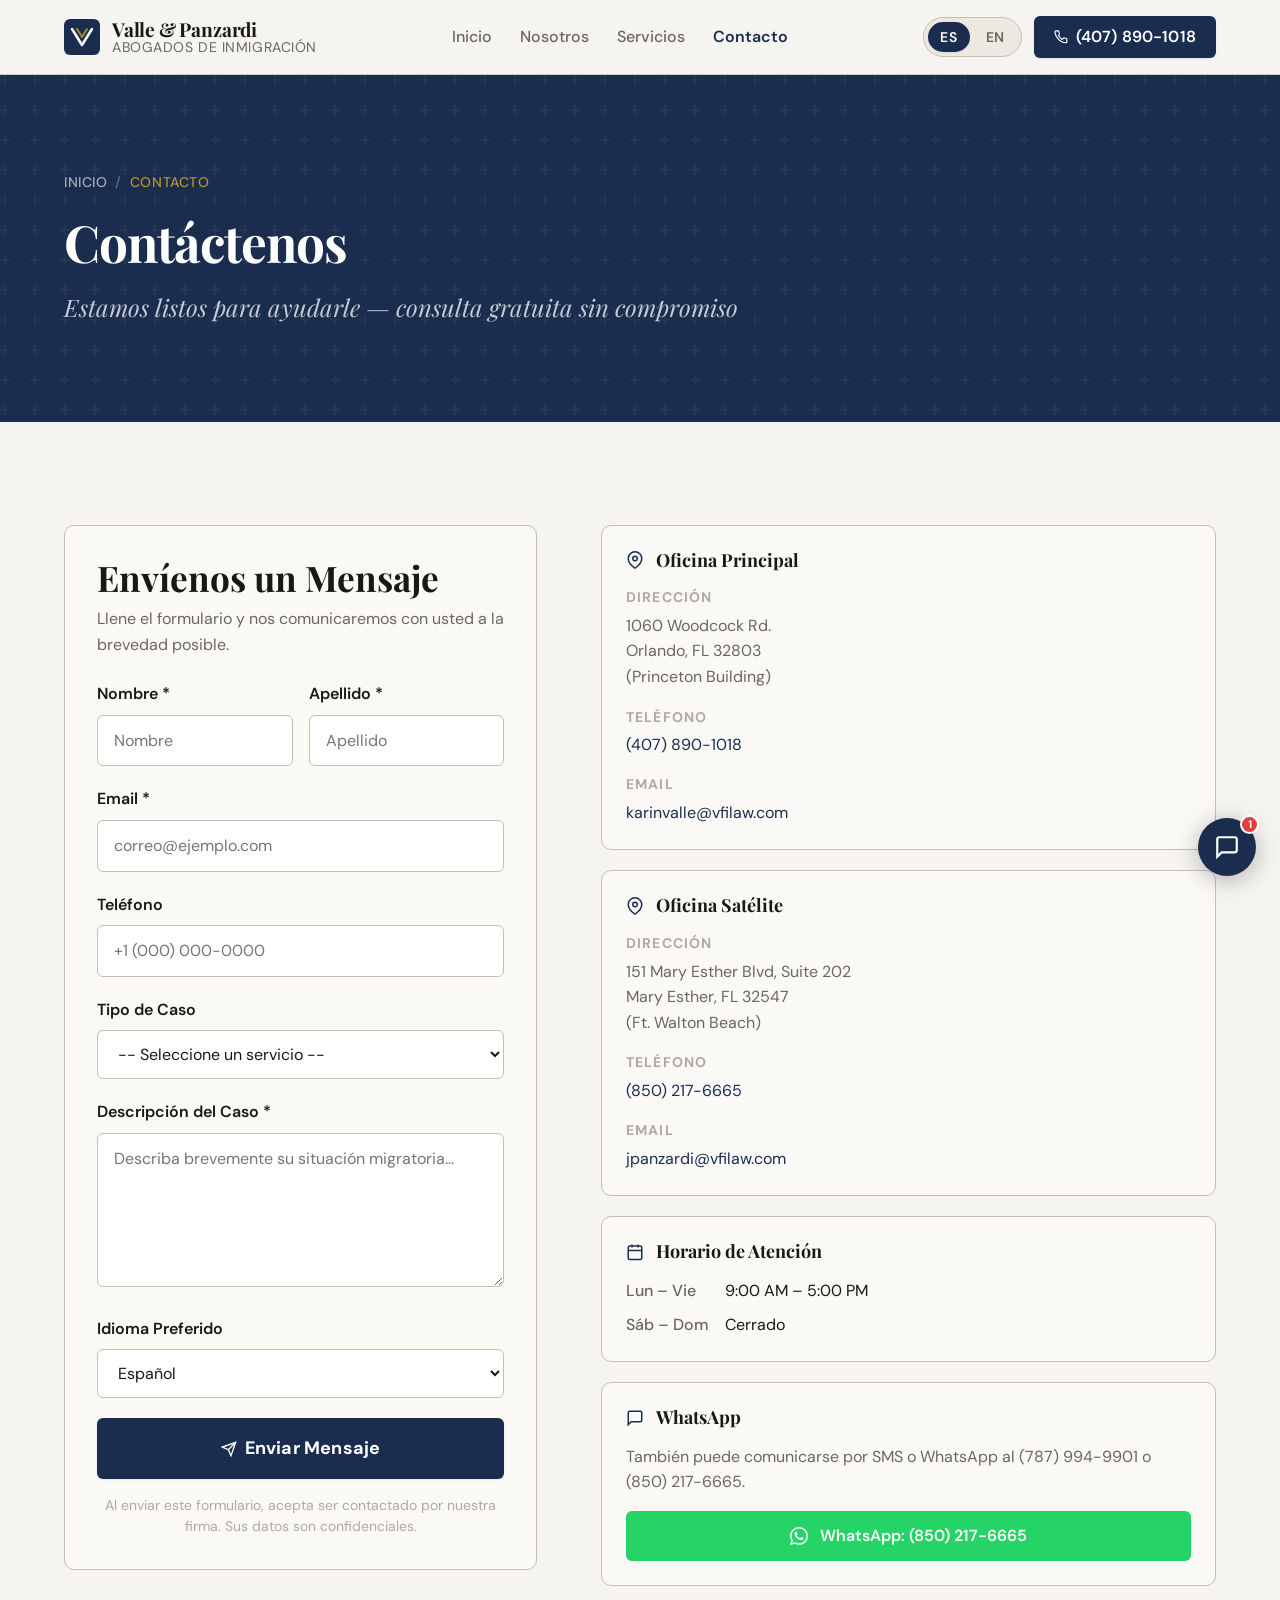
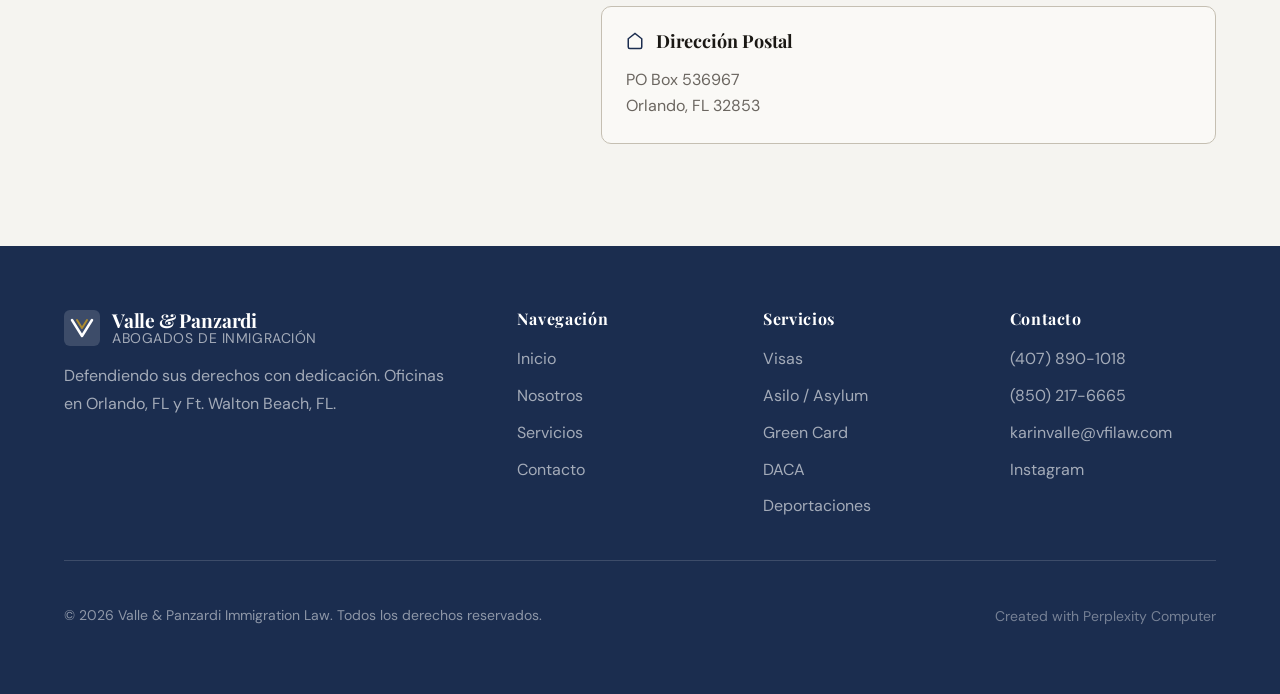
<file: contact.html>
<!DOCTYPE html>
<html lang="es" data-theme="light">
<head>
<!--
   ______                            __
  / ____/___  ____ ___  ____  __  __/ /____  _____
 / /   / __ \/ __ `__ \/ __ \/ / / / __/ _ \/ ___/
/ /___/ /_/ / / / / / / /_/ / /_/ / /_/  __/ /
\____/\____/_/ /_/ /_/ .___/\__,_/\__/\___/_/
                    /_/
        Created with Perplexity Computer
        https://www.perplexity.ai/computer
-->
<meta name="generator" content="Perplexity Computer">
<meta name="author" content="Perplexity Computer">
<meta property="og:see_also" content="https://www.perplexity.ai/computer">
<link rel="author" href="https://www.perplexity.ai/computer">

<meta charset="UTF-8">
<meta name="viewport" content="width=device-width, initial-scale=1.0">
<title>Contacto / Contact | Valle & Panzardi Immigration Law</title>
<meta name="description" content="Contacte a Valle & Panzardi Immigration Law en Orlando, FL. Consulta gratuita. (407) 890-1018. WhatsApp disponible.">
<link rel="canonical" href="https://vfilaw.com/contact.html">
<link rel="preconnect" href="https://fonts.googleapis.com">
<link rel="preconnect" href="https://fonts.gstatic.com" crossorigin>
<link href="https://fonts.googleapis.com/css2?family=Playfair+Display:ital,wght@0,400;0,600;0,700;1,400;1,600&family=DM+Sans:wght@300;400;500;600;700&display=swap" rel="stylesheet">
<link rel="stylesheet" href="./base.css">
<link rel="stylesheet" href="./style.css">
</head>
<body>

<a href="#main" class="skip-link">Ir al contenido</a>

<header class="site-header" id="site-header">
  <div class="header-inner">
    <a href="./index.html" class="site-logo" aria-label="Valle & Panzardi — Inicio">
      <svg width="36" height="36" viewBox="0 0 36 36" fill="none" aria-hidden="true">
        <rect width="36" height="36" rx="6" fill="var(--color-primary)"/>
        <path d="M8 10 L18 26 L28 10" stroke="#fff" stroke-width="2.5" stroke-linecap="round" stroke-linejoin="round" fill="none"/>
        <path d="M13 10 L18 18 L23 10" stroke="var(--color-gold)" stroke-width="2" stroke-linecap="round" stroke-linejoin="round" fill="none" opacity="0.9"/>
      </svg>
      <div class="logo-wordmark">
        <span class="logo-name">Valle &amp; Panzardi</span>
        <span class="logo-sub" data-lang="es">Abogados de Inmigración</span>
        <span class="logo-sub" data-lang="en">Immigration Law Firm</span>
      </div>
    </a>
    <nav class="main-nav" aria-label="Main navigation">
      <a href="./index.html" class="nav-link" data-lang="es">Inicio</a>
      <a href="./index.html" class="nav-link" data-lang="en">Home</a>
      <a href="./about.html" class="nav-link" data-lang="es">Nosotros</a>
      <a href="./about.html" class="nav-link" data-lang="en">About</a>
      <a href="./services.html" class="nav-link" data-lang="es">Servicios</a>
      <a href="./services.html" class="nav-link" data-lang="en">Services</a>
      <a href="./contact.html" class="nav-link active" data-lang="es">Contacto</a>
      <a href="./contact.html" class="nav-link active" data-lang="en">Contact</a>
    </nav>
    <div class="header-actions">
      <div class="lang-toggle" role="group" aria-label="Idioma / Language">
        <button class="lang-btn active" data-lang-switch="es" aria-pressed="true">ES</button>
        <button class="lang-btn" data-lang-switch="en" aria-pressed="false">EN</button>
      </div>
      <a href="tel:+14078901018" class="btn-primary">
        <svg width="14" height="14" viewBox="0 0 24 24" fill="none" stroke="currentColor" stroke-width="2" aria-hidden="true"><path d="M22 16.92v3a2 2 0 0 1-2.18 2 19.79 19.79 0 0 1-8.63-3.07A19.5 19.5 0 0 1 4.69 12 19.79 19.79 0 0 1 1.61 3.36a2 2 0 0 1 1.95-2h3a2 2 0 0 1 2 1.72c.127.96.361 1.903.7 2.81a2 2 0 0 1-.45 2.11L7.91 9.91a16 16 0 0 0 6.18 6.18l1.91-1.91a2 2 0 0 1 2.11-.45c.907.339 1.85.573 2.81.7A2 2 0 0 1 22 16.92z"/></svg>
        (407) 890-1018
      </a>
    </div>
    <button class="menu-toggle" id="menu-toggle" aria-expanded="false" aria-controls="mobile-nav" aria-label="Menú">
      <svg width="22" height="22" viewBox="0 0 24 24" fill="none" stroke="currentColor" stroke-width="2"><path d="M3 12h18M3 6h18M3 18h18"/></svg>
    </button>
  </div>
  <nav class="mobile-nav" id="mobile-nav" aria-label="Mobile navigation">
    <a href="./index.html" class="mobile-nav-link" data-lang="es">Inicio</a>
    <a href="./index.html" class="mobile-nav-link" data-lang="en">Home</a>
    <a href="./about.html" class="mobile-nav-link" data-lang="es">Nosotros</a>
    <a href="./about.html" class="mobile-nav-link" data-lang="en">About</a>
    <a href="./services.html" class="mobile-nav-link" data-lang="es">Servicios</a>
    <a href="./services.html" class="mobile-nav-link" data-lang="en">Services</a>
    <a href="./contact.html" class="mobile-nav-link active" data-lang="es">Contacto</a>
    <a href="./contact.html" class="mobile-nav-link active" data-lang="en">Contact</a>
    <div class="mobile-nav-actions">
      <div class="lang-toggle">
        <button class="lang-btn active" data-lang-switch="es">ES</button>
        <button class="lang-btn" data-lang-switch="en">EN</button>
      </div>
      <a href="tel:+14078901018" class="btn-primary">(407) 890-1018</a>
    </div>
  </nav>
</header>

<main id="main">

  <section class="page-header" aria-label="Page header">
    <div class="page-header-inner">
      <nav class="breadcrumb" aria-label="Breadcrumb">
        <a href="./index.html" data-lang="es">Inicio</a>
        <a href="./index.html" data-lang="en">Home</a>
        <span class="sep" aria-hidden="true">/</span>
        <span class="current" data-lang="es">Contacto</span>
        <span class="current" data-lang="en">Contact</span>
      </nav>
      <h1 data-lang="es">Contáctenos</h1>
      <h1 data-lang="en">Contact Us</h1>
      <p data-lang="es">Estamos listos para ayudarle — consulta gratuita sin compromiso</p>
      <p data-lang="en">We are ready to help you — free consultation with no obligation</p>
    </div>
  </section>

  <section class="section" aria-labelledby="contact-form-heading">
    <div class="section-inner">
      <div class="contact-layout">

        <!-- FORM -->
        <div>
          <div class="contact-form-wrap reveal" id="contact-form-wrap">
            <h2 id="contact-form-heading" data-lang="es">Envíenos un Mensaje</h2>
            <h2 id="contact-form-heading" data-lang="en">Send Us a Message</h2>
            <p data-lang="es">Llene el formulario y nos comunicaremos con usted a la brevedad posible.</p>
            <p data-lang="en">Fill out the form and we will get back to you as soon as possible.</p>

            <form id="contact-form" novalidate aria-labelledby="contact-form-heading">
              <div class="form-row">
                <div class="form-group">
                  <label for="first-name"><span data-lang="es">Nombre</span><span data-lang="en">First Name</span> <span aria-hidden="true">*</span></label>
                  <input type="text" id="first-name" name="first-name" required autocomplete="given-name" placeholder="Nombre">
                </div>
                <div class="form-group">
                  <label for="last-name"><span data-lang="es">Apellido</span><span data-lang="en">Last Name</span> <span aria-hidden="true">*</span></label>
                  <input type="text" id="last-name" name="last-name" required autocomplete="family-name" placeholder="Apellido">
                </div>
              </div>

              <div class="form-group">
                <label for="email">Email <span aria-hidden="true">*</span></label>
                <input type="email" id="email" name="email" required autocomplete="email" placeholder="correo@ejemplo.com">
              </div>

              <div class="form-group">
                <label for="phone"><span data-lang="es">Teléfono</span><span data-lang="en">Phone</span></label>
                <input type="tel" id="phone" name="phone" autocomplete="tel" placeholder="+1 (000) 000-0000">
              </div>

              <div class="form-group">
                <label for="service"><span data-lang="es">Tipo de Caso</span><span data-lang="en">Case Type</span></label>
                <select id="service" name="service">
                  <option value="" data-lang="es">-- Seleccione un servicio --</option>
                  <option value="" data-lang="en">-- Select a service --</option>
                  <option value="visa" data-lang="es">Visas</option>
                  <option value="visa" data-lang="en">Visas</option>
                  <option value="asilo" data-lang="es">Asilo / Refugio</option>
                  <option value="asilo" data-lang="en">Asylum / Refugee</option>
                  <option value="greencard" data-lang="es">Green Card / Residencia</option>
                  <option value="greencard" data-lang="en">Green Card / Residency</option>
                  <option value="ciudadania" data-lang="es">Ciudadanía Americana</option>
                  <option value="ciudadania" data-lang="en">U.S. Citizenship</option>
                  <option value="familia" data-lang="es">Peticiones Familiares</option>
                  <option value="familia" data-lang="en">Family Petitions</option>
                  <option value="daca">DACA</option>
                  <option value="deportacion" data-lang="es">Deportación / Remoción</option>
                  <option value="deportacion" data-lang="en">Deportation / Removal</option>
                  <option value="waiver" data-lang="es">Perdones (Waivers)</option>
                  <option value="waiver" data-lang="en">Waivers</option>
                  <option value="otro" data-lang="es">Otro</option>
                  <option value="otro" data-lang="en">Other</option>
                </select>
              </div>

              <div class="form-group">
                <label for="message"><span data-lang="es">Descripción del Caso</span><span data-lang="en">Case Description</span> <span aria-hidden="true">*</span></label>
                <textarea id="message" name="message" rows="5" required placeholder="Describa brevemente su situación migratoria..."></textarea>
              </div>

              <div class="form-group">
                <label for="lang-pref"><span data-lang="es">Idioma Preferido</span><span data-lang="en">Preferred Language</span></label>
                <select id="lang-pref" name="lang-pref">
                  <option value="es" data-lang="es">Español</option>
                  <option value="es" data-lang="en">Spanish</option>
                  <option value="en" data-lang="es">Inglés</option>
                  <option value="en" data-lang="en">English</option>
                  <option value="pt" data-lang="es">Portugués</option>
                  <option value="pt" data-lang="en">Portuguese</option>
                </select>
              </div>

              <button type="submit" class="btn-primary form-submit" data-lang="es">
                <svg width="16" height="16" viewBox="0 0 24 24" fill="none" stroke="currentColor" stroke-width="2" aria-hidden="true"><path d="M22 2L11 13"/><path d="M22 2L15 22 11 13 2 9l20-7z"/></svg>
                Enviar Mensaje
              </button>
              <button type="submit" class="btn-primary form-submit" data-lang="en">
                <svg width="16" height="16" viewBox="0 0 24 24" fill="none" stroke="currentColor" stroke-width="2" aria-hidden="true"><path d="M22 2L11 13"/><path d="M22 2L15 22 11 13 2 9l20-7z"/></svg>
                Send Message
              </button>
              <p class="form-note" data-lang="es">Al enviar este formulario, acepta ser contactado por nuestra firma. Sus datos son confidenciales.</p>
              <p class="form-note" data-lang="en">By submitting this form, you agree to be contacted by our firm. Your information is confidential.</p>
            </form>

            <div class="form-success" id="form-success" aria-live="polite">
              <div class="success-icon" aria-hidden="true">
                <svg width="32" height="32" viewBox="0 0 24 24" fill="none" stroke="currentColor" stroke-width="2.5"><polyline points="20 6 9 17 4 12"/></svg>
              </div>
              <h3 data-lang="es">¡Mensaje Recibido!</h3>
              <h3 data-lang="en">Message Received!</h3>
              <p data-lang="es">Gracias por contactarnos. Nos comunicaremos con usted pronto.</p>
              <p data-lang="en">Thank you for contacting us. We will reach out to you shortly.</p>
            </div>
          </div>
        </div>

        <!-- SIDEBAR INFO -->
        <div class="contact-info-sidebar">

          <div class="contact-info-block reveal reveal-delay-1">
            <h3>
              <svg width="18" height="18" viewBox="0 0 24 24" fill="none" stroke="currentColor" stroke-width="2" aria-hidden="true"><path d="M21 10c0 7-9 13-9 13s-9-6-9-13a9 9 0 0 1 18 0z"/><circle cx="12" cy="10" r="3"/></svg>
              <span data-lang="es">Oficina Principal</span>
              <span data-lang="en">Main Office</span>
            </h3>
            <div class="contact-detail">
              <span class="contact-detail-label" data-lang="es">Dirección</span>
              <span class="contact-detail-label" data-lang="en">Address</span>
              <span class="contact-detail-value">1060 Woodcock Rd.<br>Orlando, FL 32803<br>(Princeton Building)</span>
            </div>
            <div class="contact-detail">
              <span class="contact-detail-label" data-lang="es">Teléfono</span>
              <span class="contact-detail-label" data-lang="en">Phone</span>
              <span class="contact-detail-value"><a href="tel:+14078901018">(407) 890-1018</a></span>
            </div>
            <div class="contact-detail">
              <span class="contact-detail-label">Email</span>
              <span class="contact-detail-value"><a href="mailto:karinvalle@vfilaw.com">karinvalle@vfilaw.com</a></span>
            </div>
          </div>

          <div class="contact-info-block reveal reveal-delay-2">
            <h3>
              <svg width="18" height="18" viewBox="0 0 24 24" fill="none" stroke="currentColor" stroke-width="2" aria-hidden="true"><path d="M21 10c0 7-9 13-9 13s-9-6-9-13a9 9 0 0 1 18 0z"/><circle cx="12" cy="10" r="3"/></svg>
              <span data-lang="es">Oficina Satélite</span>
              <span data-lang="en">Satellite Office</span>
            </h3>
            <div class="contact-detail">
              <span class="contact-detail-label" data-lang="es">Dirección</span>
              <span class="contact-detail-label" data-lang="en">Address</span>
              <span class="contact-detail-value">151 Mary Esther Blvd, Suite 202<br>Mary Esther, FL 32547<br>(Ft. Walton Beach)</span>
            </div>
            <div class="contact-detail">
              <span class="contact-detail-label" data-lang="es">Teléfono</span>
              <span class="contact-detail-label" data-lang="en">Phone</span>
              <span class="contact-detail-value"><a href="tel:+18502176665">(850) 217-6665</a></span>
            </div>
            <div class="contact-detail">
              <span class="contact-detail-label">Email</span>
              <span class="contact-detail-value"><a href="mailto:jpanzardi@vfilaw.com">jpanzardi@vfilaw.com</a></span>
            </div>
          </div>

          <div class="contact-info-block reveal reveal-delay-3">
            <h3>
              <svg width="18" height="18" viewBox="0 0 24 24" fill="none" stroke="currentColor" stroke-width="2" aria-hidden="true"><rect x="3" y="4" width="18" height="18" rx="2"/><path d="M16 2v4M8 2v4M3 10h18"/></svg>
              <span data-lang="es">Horario de Atención</span>
              <span data-lang="en">Business Hours</span>
            </h3>
            <div class="hours-grid">
              <span class="hours-day" data-lang="es">Lun – Vie</span>
              <span class="hours-day" data-lang="en">Mon – Fri</span>
              <span class="hours-time">9:00 AM – 5:00 PM</span>
              <span class="hours-day" data-lang="es">Sáb – Dom</span>
              <span class="hours-day" data-lang="en">Sat – Sun</span>
              <span class="hours-time" data-lang="es">Cerrado</span>
              <span class="hours-time" data-lang="en">Closed</span>
            </div>
          </div>

          <div class="contact-info-block reveal">
            <h3>
              <svg width="18" height="18" viewBox="0 0 24 24" fill="none" stroke="currentColor" stroke-width="2" aria-hidden="true"><path d="M21 15a2 2 0 0 1-2 2H7l-4 4V5a2 2 0 0 1 2-2h14a2 2 0 0 1 2 2z"/></svg>
              WhatsApp
            </h3>
            <p style="font-size: var(--text-sm); color: var(--color-text-muted); margin-bottom: 0; line-height: 1.6;" data-lang="es">También puede comunicarse por SMS o WhatsApp al (787) 994-9901 o (850) 217-6665.</p>
            <p style="font-size: var(--text-sm); color: var(--color-text-muted); margin-bottom: 0; line-height: 1.6;" data-lang="en">You can also reach us via SMS or WhatsApp at (787) 994-9901 or (850) 217-6665.</p>
            <a href="https://wa.me/18502176665" target="_blank" rel="noopener noreferrer" class="wa-btn">
              <svg width="18" height="18" viewBox="0 0 24 24" fill="currentColor" aria-hidden="true"><path d="M17.472 14.382c-.297-.149-1.758-.867-2.03-.967-.273-.099-.471-.148-.67.15-.197.297-.767.966-.94 1.164-.173.199-.347.223-.644.075-.297-.15-1.255-.463-2.39-1.475-.883-.788-1.48-1.761-1.653-2.059-.173-.297-.018-.458.13-.606.134-.133.298-.347.446-.52.149-.174.198-.298.298-.497.099-.198.05-.371-.025-.52-.075-.149-.669-1.612-.916-2.207-.242-.579-.487-.5-.669-.51-.173-.008-.371-.01-.57-.01-.198 0-.52.074-.792.372-.272.297-1.04 1.016-1.04 2.479 0 1.462 1.065 2.875 1.213 3.074.149.198 2.096 3.2 5.077 4.487.709.306 1.262.489 1.694.625.712.227 1.36.195 1.871.118.571-.085 1.758-.719 2.006-1.413.248-.694.248-1.289.173-1.413-.074-.124-.272-.198-.57-.347m-5.421 7.403h-.004a9.87 9.87 0 0 1-5.031-1.378l-.361-.214-3.741.982.998-3.648-.235-.374a9.86 9.86 0 0 1-1.51-5.26c.001-5.45 4.436-9.884 9.888-9.884 2.64 0 5.122 1.03 6.988 2.898a9.825 9.825 0 0 1 2.893 6.994c-.003 5.45-4.437 9.884-9.885 9.884m8.413-18.297A11.815 11.815 0 0 0 12.05 0C5.495 0 .16 5.335.157 11.892c0 2.096.547 4.142 1.588 5.945L.057 24l6.305-1.654a11.882 11.882 0 0 0 5.683 1.448h.005c6.554 0 11.89-5.335 11.893-11.893a11.821 11.821 0 0 0-3.48-8.413z"/></svg>
              WhatsApp: (850) 217-6665
            </a>
          </div>

          <div class="contact-info-block reveal">
            <h3>
              <svg width="18" height="18" viewBox="0 0 24 24" fill="none" stroke="currentColor" stroke-width="2" aria-hidden="true"><path d="M3 9l9-7 9 7v11a2 2 0 0 1-2 2H5a2 2 0 0 1-2-2z"/></svg>
              <span data-lang="es">Dirección Postal</span>
              <span data-lang="en">Mailing Address</span>
            </h3>
            <div class="contact-detail">
              <span class="contact-detail-value">PO Box 536967<br>Orlando, FL 32853</span>
            </div>
          </div>

        </div>
      </div>
    </div>
  </section>

</main>

<footer class="site-footer" role="contentinfo">
  <div class="footer-inner">
    <div class="footer-top">
      <div class="footer-brand">
        <a href="./index.html" class="site-logo" style="margin-bottom: var(--space-4);" aria-label="Valle & Panzardi — Inicio">
          <svg width="36" height="36" viewBox="0 0 36 36" fill="none" aria-hidden="true">
            <rect width="36" height="36" rx="6" fill="rgba(255,255,255,0.15)"/>
            <path d="M8 10 L18 26 L28 10" stroke="#fff" stroke-width="2.5" stroke-linecap="round" stroke-linejoin="round" fill="none"/>
            <path d="M13 10 L18 18 L23 10" stroke="var(--color-gold)" stroke-width="2" stroke-linecap="round" stroke-linejoin="round" fill="none" opacity="0.9"/>
          </svg>
          <div class="logo-wordmark">
            <span class="logo-name">Valle &amp; Panzardi</span>
            <span class="logo-sub" data-lang="es">Abogados de Inmigración</span>
            <span class="logo-sub" data-lang="en">Immigration Law Firm</span>
          </div>
        </a>
        <p class="footer-brand-desc" data-lang="es">Defendiendo sus derechos con dedicación. Oficinas en Orlando, FL y Ft. Walton Beach, FL.</p>
        <p class="footer-brand-desc" data-lang="en">Defending your rights with dedication. Offices in Orlando, FL and Ft. Walton Beach, FL.</p>
      </div>
      <div class="footer-col">
        <h4 data-lang="es">Navegación</h4><h4 data-lang="en">Navigation</h4>
        <ul>
          <li><a href="./index.html" data-lang="es">Inicio</a><a href="./index.html" data-lang="en">Home</a></li>
          <li><a href="./about.html" data-lang="es">Nosotros</a><a href="./about.html" data-lang="en">About</a></li>
          <li><a href="./services.html" data-lang="es">Servicios</a><a href="./services.html" data-lang="en">Services</a></li>
          <li><a href="./contact.html" data-lang="es">Contacto</a><a href="./contact.html" data-lang="en">Contact</a></li>
        </ul>
      </div>
      <div class="footer-col">
        <h4 data-lang="es">Servicios</h4><h4 data-lang="en">Services</h4>
        <ul>
          <li><a href="./services.html">Visas</a></li>
          <li><a href="./services.html">Asilo / Asylum</a></li>
          <li><a href="./services.html">Green Card</a></li>
          <li><a href="./services.html">DACA</a></li>
          <li><a href="./services.html" data-lang="es">Deportaciones</a><a href="./services.html" data-lang="en">Deportation</a></li>
        </ul>
      </div>
      <div class="footer-col">
        <h4 data-lang="es">Contacto</h4><h4 data-lang="en">Contact</h4>
        <ul>
          <li><a href="tel:+14078901018">(407) 890-1018</a></li>
          <li><a href="tel:+18502176665">(850) 217-6665</a></li>
          <li><a href="mailto:karinvalle@vfilaw.com">karinvalle@vfilaw.com</a></li>
          <li><a href="https://www.instagram.com/abogadakarinvalle/" target="_blank" rel="noopener noreferrer">Instagram</a></li>
        </ul>
      </div>
    </div>
    <div class="footer-bottom">
      <p class="footer-copy" data-lang="es">&copy; 2026 Valle &amp; Panzardi Immigration Law. Todos los derechos reservados.</p>
      <p class="footer-copy" data-lang="en">&copy; 2026 Valle &amp; Panzardi Immigration Law. All rights reserved.</p>
      <div class="footer-credit"><a href="https://www.perplexity.ai/computer" target="_blank" rel="noopener noreferrer">Created with Perplexity Computer</a></div>
    </div>
  </div>
</footer>

<script>
function setLang(lang) {
  document.body.classList.toggle('lang-en', lang === 'en');
  document.querySelectorAll('.lang-btn').forEach(btn => {
    const pressed = btn.dataset.langSwitch === lang;
    btn.classList.toggle('active', pressed);
    btn.setAttribute('aria-pressed', pressed);
  });
}
document.querySelectorAll('[data-lang-switch]').forEach(btn => {
  btn.addEventListener('click', () => setLang(btn.dataset.langSwitch));
});
const menuToggle = document.getElementById('menu-toggle');
const mobileNav = document.getElementById('mobile-nav');
menuToggle.addEventListener('click', () => {
  const open = mobileNav.classList.toggle('open');
  menuToggle.setAttribute('aria-expanded', open);
  menuToggle.innerHTML = open
    ? '<svg width="22" height="22" viewBox="0 0 24 24" fill="none" stroke="currentColor" stroke-width="2"><path d="M18 6 6 18M6 6l12 12"/></svg>'
    : '<svg width="22" height="22" viewBox="0 0 24 24" fill="none" stroke="currentColor" stroke-width="2"><path d="M3 12h18M3 6h18M3 18h18"/></svg>';
});
const header = document.getElementById('site-header');
window.addEventListener('scroll', () => { header.classList.toggle('scrolled', window.scrollY > 20); }, { passive: true });
const reveals = document.querySelectorAll('.reveal');
const observer = new IntersectionObserver((entries) => {
  entries.forEach(e => { if (e.isIntersecting) { e.target.classList.add('visible'); observer.unobserve(e.target); } });
}, { threshold: 0.1, rootMargin: '0px 0px -40px 0px' });
reveals.forEach(el => observer.observe(el));

// Contact form
document.getElementById('contact-form').addEventListener('submit', function(e) {
  e.preventDefault();
  const form = document.getElementById('contact-form');
  const success = document.getElementById('form-success');
  form.style.display = 'none';
  success.classList.add('visible');
});
</script>
<!-- ========== CHATBOT ========== -->
<div id="vfi-chat" aria-label="Chat de consulta" role="complementary">
  <button id="chat-trigger" aria-label="Abrir chat / Open chat" aria-expanded="false" aria-controls="chat-window">
    <svg id="chat-icon-open" width="26" height="26" viewBox="0 0 24 24" fill="none" stroke="currentColor" stroke-width="2" aria-hidden="true"><path d="M21 15a2 2 0 0 1-2 2H7l-4 4V5a2 2 0 0 1 2-2h14a2 2 0 0 1 2 2z"/></svg>
    <svg id="chat-icon-close" width="26" height="26" viewBox="0 0 24 24" fill="none" stroke="currentColor" stroke-width="2" aria-hidden="true" style="display:none"><path d="M18 6 6 18M6 6l12 12"/></svg>
    <span class="chat-badge" id="chat-badge">1</span>
  </button>
  <div id="chat-window" role="dialog" aria-label="Consulta rápida" aria-modal="false" hidden>
    <div class="chat-header">
      <div class="chat-header-info">
        <div class="chat-avatar" aria-hidden="true">
          <svg width="18" height="18" viewBox="0 0 24 24" fill="none" stroke="currentColor" stroke-width="2"><path d="M20 21v-2a4 4 0 0 0-4-4H8a4 4 0 0 0-4 4v2"/><circle cx="12" cy="7" r="4"/></svg>
        </div>
        <div>
          <strong>Valle &amp; Panzardi</strong>
          <span id="chat-status-text">● En línea / Online</span>
        </div>
      </div>
      <button id="chat-close-btn" aria-label="Cerrar chat">
        <svg width="16" height="16" viewBox="0 0 24 24" fill="none" stroke="currentColor" stroke-width="2.5"><path d="M18 6 6 18M6 6l12 12"/></svg>
      </button>
    </div>
    <div class="chat-messages" id="chat-messages" aria-live="polite" aria-relevant="additions"></div>
    <div class="chat-choices" id="chat-choices"></div>
    <form class="chat-input-row" id="chat-form" autocomplete="off">
      <input type="text" id="chat-input" placeholder="Escribe tu pregunta..." aria-label="Mensaje" maxlength="300">
      <button type="submit" aria-label="Enviar">
        <svg width="16" height="16" viewBox="0 0 24 24" fill="none" stroke="currentColor" stroke-width="2.5"><path d="M22 2L11 13"/><path d="M22 2L15 22 11 13 2 9l20-7z"/></svg>
      </button>
    </form>
    <p class="chat-disclaimer">⚖️ <span data-lang="es">Orientación general, no asesoría legal. <a href="./contact.html">Consulta gratis →</a></span><span data-lang="en">General guidance, not legal advice. <a href="./contact.html">Free consult →</a></span></p>
  </div>
</div>

<style>
#vfi-chat{position:fixed;bottom:24px;right:24px;z-index:9999;font-family:var(--font-sans,'DM Sans',sans-serif)}
#chat-trigger{width:58px;height:58px;border-radius:50%;background:#1b2d4f;color:#fff;border:none;cursor:pointer;display:flex;align-items:center;justify-content:center;box-shadow:0 4px 24px rgba(0,0,0,0.28);transition:transform .2s,box-shadow .2s;position:relative}
#chat-trigger:hover{transform:scale(1.07);box-shadow:0 6px 32px rgba(0,0,0,0.36)}
.chat-badge{position:absolute;top:-3px;right:-3px;background:#e53e3e;color:#fff;font-size:11px;font-weight:700;width:19px;height:19px;border-radius:50%;display:flex;align-items:center;justify-content:center;border:2px solid #fff;animation:badge-pulse 2.5s ease-in-out infinite}
@keyframes badge-pulse{0%,100%{transform:scale(1)}50%{transform:scale(1.25)}}
.chat-badge.hidden{display:none}
#chat-window{position:absolute;bottom:70px;right:0;width:350px;background:#ffffff;border-radius:18px;box-shadow:0 8px 48px rgba(0,0,0,0.2);display:flex;flex-direction:column;overflow:hidden;animation:chat-slide-in .22s cubic-bezier(0.16,1,0.3,1)}
@keyframes chat-slide-in{from{opacity:0;transform:translateY(16px) scale(0.97)}to{opacity:1;transform:translateY(0) scale(1)}}
#chat-window[hidden]{display:none}
.chat-header{background:linear-gradient(135deg,#1a3a5c 0%,#1e4a73 100%);color:#fff;padding:14px 16px;display:flex;align-items:center;justify-content:space-between;gap:10px}
.chat-header-info{display:flex;align-items:center;gap:10px}
.chat-avatar{width:38px;height:38px;border-radius:50%;background:rgba(201,168,76,0.25);border:2px solid rgba(201,168,76,0.6);color:#c9a84c;display:flex;align-items:center;justify-content:center;flex-shrink:0}
.chat-header-info strong{display:block;font-size:.9rem;letter-spacing:.01em}
#chat-status-text{font-size:.72rem;opacity:.85;color:#86efac}
#chat-close-btn{background:none;border:none;color:#fff;cursor:pointer;opacity:.7;padding:4px;border-radius:6px;display:flex}
#chat-close-btn:hover{opacity:1;background:rgba(255,255,255,.1)}
.chat-messages{flex:1;overflow-y:auto;background:#ffffff;padding:14px 14px 6px;display:flex;flex-direction:column;gap:8px;max-height:280px;scroll-behavior:smooth}
.chat-messages::-webkit-scrollbar{width:4px}
.chat-messages::-webkit-scrollbar-track{background:transparent}
.chat-messages::-webkit-scrollbar-thumb{background:var(--color-border,#e2e8f0);border-radius:4px}
.chat-msg{max-width:86%;padding:9px 13px;border-radius:16px;font-size:.875rem;line-height:1.5;animation:msg-appear .18s ease}
@keyframes msg-appear{from{opacity:0;transform:translateY(5px)}to{opacity:1;transform:translateY(0)}}
.chat-msg.bot{background:#f0f4f8;color:#1a202c;border-bottom-left-radius:4px;align-self:flex-start}
.chat-msg.user{background:linear-gradient(135deg,#1b2d4f,#1e4a73);color:#fff;border-bottom-right-radius:4px;align-self:flex-end}
.chat-msg a{color:var(--color-gold,#c9a84c);font-weight:600;text-decoration:underline}
.chat-msg.bot a{color:#1b2d4f;font-weight:600}
.chat-typing{display:flex;gap:5px;align-items:center;padding:10px 14px;background:var(--color-surface-alt,#f0f4f8);border-radius:16px;border-bottom-left-radius:4px;align-self:flex-start}
.chat-typing span{width:7px;height:7px;background:#94a3b8;border-radius:50%;animation:dot-wave .9s infinite}
.chat-typing span:nth-child(2){animation-delay:.15s}.chat-typing span:nth-child(3){animation-delay:.3s}
@keyframes dot-wave{0%,80%,100%{transform:translateY(0);opacity:.5}40%{transform:translateY(-6px);opacity:1}}
.chat-choices{background:#ffffff;padding:6px 12px 10px;display:flex;flex-direction:column;gap:6px}
.chat-choices.row{flex-direction:row;flex-wrap:wrap}
.choice-btn{background:none;border:1.5px solid #1b2d4f;color:#1b2d4f;border-radius:10px;padding:8px 12px;font-size:.82rem;cursor:pointer;text-align:left;line-height:1.35;transition:all .15s;font-family:inherit}
.choice-btn:hover{background:#1b2d4f;color:#fff;transform:translateX(2px)}
.choice-btn.pill{border-radius:20px;padding:6px 12px;font-size:.8rem}
.choice-btn.cta{background:var(--color-gold,#c9a84c);border-color:var(--color-gold,#c9a84c);color:#fff;font-weight:600}
.choice-btn.cta:hover{background:#b8952e;border-color:#b8952e;transform:none}
.chat-input-row{display:flex;gap:8px;padding:8px 12px;border-top:1px solid #e2e8f0;background:#ffffff}
#chat-input{flex:1;border:1.5px solid #e2e8f0;border-radius:20px;padding:8px 14px;font-size:.875rem;outline:none;background:#fff;color:#1a202c}
#chat-input:focus{border-color:#1b2d4f}
.chat-input-row button[type=submit]{width:36px;height:36px;border-radius:50%;background:#1b2d4f;color:#fff;border:none;cursor:pointer;display:flex;align-items:center;justify-content:center;flex-shrink:0;transition:background .15s}
.chat-input-row button[type=submit]:hover{background:#142d4a}
.chat-disclaimer{background:#ffffff;font-size:.7rem;color:#718096;padding:0 13px 9px;margin:0;text-align:center}
.chat-disclaimer a{color:#1b2d4f;font-weight:600}
.chat-progress{display:flex;gap:3px;padding:8px 14px 0;justify-content:center}
.chat-progress-dot{width:6px;height:6px;border-radius:50%;background:var(--color-border,#e2e8f0);transition:background .3s}
.chat-progress-dot.active{background:var(--color-primary,#1a3a5c)}
.chat-progress-dot.done{background:var(--color-gold,#c9a84c)}
@media(max-width:420px){#chat-window{width:calc(100vw - 20px);right:0}}
</style>

<script>
(function(){
'use strict';

// ─── CONVERSATION TREE ───────────────────────────────────────────────────────
// Each node: { id, bot: {es, en}, choices: [{label:{es,en}, next}], input: bool }
// Special next values: 'END_CONSULT', 'END_CALL', 'END_INFO'

const TREE = {

  // Step 0 — Language (auto-detected, skip if already set)
  start: {
    bot: {
      es: '👋 ¡Hola! Soy el asistente virtual de Valle & Panzardi. ¿En qué le puedo ayudar hoy?',
      en: '👋 Hi! I\'m the virtual assistant for Valle & Panzardi. How can I help you today?'
    },
    choices: [
      { label: { es: '🔍 Tengo una pregunta sobre mi caso', en: '🔍 I have a question about my case' }, next: 'situation' },
      { label: { es: '📋 Quiero saber qué servicios ofrecen', en: '📋 I want to know what services you offer' }, next: 'services_menu' },
      { label: { es: '📞 Quiero hablar con un abogado', en: '📞 I want to speak with an attorney' }, next: 'contact_options' },
      { label: { es: '💬 Tengo otra pregunta', en: '💬 I have another question' }, next: 'freetext' },
    ]
  },

  // Step 1 — What is your situation?
  situation: {
    bot: {
      es: '¿Cuál describe mejor su situación actual?',
      en: 'Which best describes your current situation?'
    },
    choices: [
      { label: { es: '🚨 Recibí una orden de deportación', en: '🚨 I received a deportation/removal order' }, next: 'deportation_q1' },
      { label: { es: '🌿 Quiero obtener una Green Card', en: '🌿 I want to get a Green Card' }, next: 'greencard_q1' },
      { label: { es: '🙏 Necesito solicitar asilo', en: '🙏 I need to apply for asylum' }, next: 'asylum_q1' },
      { label: { es: '📄 Tengo un caso de visa o DACA', en: '📄 I have a visa or DACA issue' }, next: 'visa_daca' },
      { label: { es: '👨‍👩‍👧 Petición familiar', en: '👨‍👩‍👧 Family petition' }, next: 'family_q1' },
      { label: { es: '🏛️ Proceso de naturalización', en: '🏛️ Naturalization / Citizenship' }, next: 'citizenship_q1' },
    ]
  },

  // ── DEPORTATION BRANCH ──────────────────────────────────
  deportation_q1: {
    bot: {
      es: 'Entiendo, esta es una situación urgente. ¿Recibió recientemente la orden o lleva tiempo con ella?',
      en: 'I understand — this is urgent. Did you receive the order recently or has it been a while?'
    },
    choices: [
      { label: { es: '⚡ Muy reciente (menos de 30 días)', en: '⚡ Very recent (less than 30 days)' }, next: 'deportation_urgent' },
      { label: { es: '📅 Hace más tiempo', en: '📅 It\'s been longer' }, next: 'deportation_older' },
      { label: { es: '😟 No estoy seguro/a', en: '😟 I\'m not sure' }, next: 'deportation_unsure' },
    ]
  },
  deportation_urgent: {
    bot: {
      es: '⚠️ Actúe ahora — tiene <strong>30 días</strong> para apelar desde la fecha de la orden. Cada día cuenta.\n\nPuede:\n• Apelar ante la Junta de Apelaciones de Inmigración (BIA)\n• Solicitar una moción de reapertura\n• Explorar protección bajo Convención contra la Tortura\n\nLa abogada Valle puede evaluar su caso hoy mismo.',
      en: '⚠️ Act now — you have <strong>30 days</strong> to appeal from the order date. Every day matters.\n\nOptions may include:\n• Appeal to the Board of Immigration Appeals (BIA)\n• Motion to reopen your case\n• Protection under the Convention Against Torture\n\nAttorney Valle can review your case today.'
    },
    choices: [
      { label: { es: '📞 Llamar ahora: (407) 890-1018', en: '📞 Call now: (407) 890-1018' }, next: 'END_CALL', href: 'tel:+14078901018' },
      { label: { es: '✉️ Solicitar consulta urgente', en: '✉️ Request urgent consultation' }, next: 'END_CONSULT' },
    ]
  },
  deportation_older: {
    bot: {
      es: 'Aún hay opciones. Dependiendo de su historial y circunstancias, podría ser posible:\n\n• Moción para reabrir el caso\n• Cancelación de deportación (si cumple requisitos de residencia)\n• Perdón provisional (waiver)\n• Protección bajo asilo si califica\n\n¿Tiene familia inmediata que sea ciudadana o residente permanente?',
      en: 'There may still be options. Depending on your history and circumstances:\n\n• Motion to reopen the case\n• Cancellation of removal (if you meet residency requirements)\n• Provisional waiver\n• Asylum protection if you qualify\n\nDo you have immediate family who are U.S. citizens or permanent residents?'
    },
    choices: [
      { label: { es: '✅ Sí, tengo familia', en: '✅ Yes, I have family members' }, next: 'deportation_family' },
      { label: { es: '❌ No', en: '❌ No' }, next: 'deportation_nofamily' },
      { label: { es: '🤔 No estoy seguro/a', en: '🤔 I\'m not sure' }, next: 'contact_options' },
    ]
  },
  deportation_unsure: {
    bot: {
      es: 'No se preocupe — es normal estar confundido/a con estos documentos. Lo más importante es que hable con un abogado lo antes posible para entender exactamente en qué etapa está su caso.',
      en: 'Don\'t worry — it\'s normal to be confused by these documents. The most important thing is to speak with an attorney as soon as possible to understand exactly where your case stands.'
    },
    choices: [
      { label: { es: '📞 Llamar a la oficina', en: '📞 Call the office' }, next: 'END_CALL', href: 'tel:+14078901018' },
      { label: { es: '📋 Solicitar consulta', en: '📋 Request consultation' }, next: 'END_CONSULT' },
    ]
  },
  deportation_family: {
    bot: {
      es: 'Eso es importante — tener familiares ciudadanos o residentes puede abrir opciones de cancelación de deportación o ajuste de estatus. La abogada Valle ha manejado muchos casos similares con éxito.',
      en: 'That\'s significant — having citizen or resident family members may open options for cancellation of removal or adjustment of status. Attorney Valle has handled many similar cases successfully.'
    },
    choices: [
      { label: { es: '✉️ Quiero una evaluación de mi caso', en: '✉️ I want a case evaluation' }, next: 'END_CONSULT' },
      { label: { es: '📞 Prefiero llamar', en: '📞 I prefer to call' }, next: 'END_CALL', href: 'tel:+14078901018' },
    ]
  },
  deportation_nofamily: {
    bot: {
      es: 'Aún así hay opciones — asilo, protección contra tortura, u otras defensas humanitarias. Cada caso es único. Le recomendamos una evaluación completa con la abogada Valle.',
      en: 'There are still options — asylum, protection against torture, or other humanitarian defenses. Every case is unique. We recommend a full evaluation with Attorney Valle.'
    },
    choices: [
      { label: { es: '✉️ Solicitar consulta gratuita', en: '✉️ Request free consultation' }, next: 'END_CONSULT' },
    ]
  },

  // ── GREEN CARD BRANCH ────────────────────────────────────
  greencard_q1: {
    bot: {
      es: '¿Por qué vía le interesa obtener la Green Card?',
      en: 'Which pathway to a Green Card are you interested in?'
    },
    choices: [
      { label: { es: '👨‍👩‍👧 Por familiar (cónyuge, padre, hijo)', en: '👨‍👩‍👧 Through family (spouse, parent, child)' }, next: 'greencard_family' },
      { label: { es: '💼 Por empleo', en: '💼 Through employment' }, next: 'greencard_work' },
      { label: { es: '🙏 Por asilo o refugio', en: '🙏 Through asylum or refugee status' }, next: 'greencard_asylum' },
      { label: { es: '❓ No sé si califico', en: '❓ I don\'t know if I qualify' }, next: 'greencard_unsure' },
    ]
  },
  greencard_family: {
    bot: {
      es: 'La petición familiar es uno de los caminos más comunes. El proceso tiene dos etapas principales:\n\n<strong>1. Petición I-130</strong> — su familiar ciudadano/residente presenta la petición\n<strong>2. Ajuste de Estatus (I-485)</strong> — si ya está en EE.UU., o proceso consular si está en el exterior\n\n¿Está actualmente dentro de los Estados Unidos?',
      en: 'Family petitions are one of the most common pathways. The process has two main stages:\n\n<strong>1. I-130 Petition</strong> — your citizen/resident family member files the petition\n<strong>2. Adjustment of Status (I-485)</strong> — if you\'re in the U.S., or consular processing if abroad\n\nAre you currently inside the United States?'
    },
    choices: [
      { label: { es: '✅ Sí, estoy en EE.UU.', en: '✅ Yes, I\'m in the U.S.' }, next: 'greencard_inUS' },
      { label: { es: '🌎 No, estoy en el exterior', en: '🌎 No, I\'m abroad' }, next: 'greencard_abroad' },
    ]
  },
  greencard_inUS: {
    bot: {
      es: 'Si está en EE.UU., es posible que pueda hacer un Ajuste de Estatus sin salir del país — esto es más conveniente y evita riesgos. Sin embargo, debe cumplir ciertos requisitos (entrada legal, no haber violado estatus, etc.).\n\nLa abogada Valle puede determinar si califica en una consulta de 30 minutos.',
      en: 'If you\'re in the U.S., you may be able to Adjust Status without leaving the country — this is more convenient and avoids risks. However, you must meet certain requirements (lawful entry, no status violations, etc.).\n\nAttorney Valle can determine your eligibility in a 30-minute consultation.'
    },
    choices: [
      { label: { es: '📋 Agendar consulta gratuita', en: '📋 Schedule free consultation' }, next: 'END_CONSULT' },
      { label: { es: '📞 Llamar: (407) 890-1018', en: '📞 Call: (407) 890-1018' }, next: 'END_CALL', href: 'tel:+14078901018' },
    ]
  },
  greencard_abroad: {
    bot: {
      es: 'El proceso consular se realiza a través del Consulado de EE.UU. en su país. Los tiempos varían según la categoría familiar y el país de origen.\n\nPara ciudadanos americanos que peticionen a cónyuge: puede ser relativamente rápido. Para residentes permanentes peticionando a familia: los tiempos de espera son más largos.',
      en: 'Consular processing is done through the U.S. Consulate in your country. Wait times vary by family category and country of birth.\n\nFor U.S. citizens petitioning a spouse: can be relatively quick. For permanent residents petitioning family: waiting times are longer.'
    },
    choices: [
      { label: { es: '✉️ Evaluar mi caso', en: '✉️ Evaluate my case' }, next: 'END_CONSULT' },
    ]
  },
  greencard_work: {
    bot: {
      es: 'Las Green Cards por empleo requieren que un empleador le patrocine (categorías EB-1, EB-2, EB-3) o, en algunos casos, puede autopeticionarse (EB-1A para personas con habilidades extraordinarias).\n\n¿Ya tiene un empleador dispuesto a patrocinarle?',
      en: 'Employment-based Green Cards require employer sponsorship (EB-1, EB-2, EB-3 categories) or, in some cases, self-petition (EB-1A for extraordinary ability individuals).\n\nDo you already have an employer willing to sponsor you?'
    },
    choices: [
      { label: { es: '✅ Sí, tengo empleador', en: '✅ Yes, I have an employer' }, next: 'END_CONSULT' },
      { label: { es: '❌ No, o no estoy seguro/a', en: '❌ No, or I\'m not sure' }, next: 'greencard_work_no' },
    ]
  },
  greencard_work_no: {
    bot: {
      es: 'Sin empleador también hay opciones si tiene habilidades extraordinarias, es investigador/a destacado/a, o tiene un negocio propio. Podría calificar para autopeticionarse.\n\nLe recomendamos una evaluación para determinar su mejor ruta.',
      en: 'Without an employer there are still options if you have extraordinary ability, are an outstanding researcher, or run your own business — you may qualify to self-petition.\n\nWe recommend an evaluation to determine your best route.'
    },
    choices: [
      { label: { es: '📋 Solicitar evaluación', en: '📋 Request evaluation' }, next: 'END_CONSULT' },
    ]
  },
  greencard_asylum: {
    bot: {
      es: 'Si ya tiene asilo o estatus de refugiado, puede solicitar la Green Card después de 1 año de haber recibido el asilo. Es un proceso relativamente directo pero requiere documentación cuidadosa.',
      en: 'If you already have asylum or refugee status, you can apply for a Green Card after 1 year from when your asylum was granted. It\'s a relatively straightforward process but requires careful documentation.'
    },
    choices: [
      { label: { es: '✅ Ya tengo asilo aprobado', en: '✅ I already have approved asylum' }, next: 'END_CONSULT' },
      { label: { es: '🔄 Todavía estoy en proceso de asilo', en: '🔄 I\'m still in the asylum process' }, next: 'asylum_q1' },
    ]
  },
  greencard_unsure: {
    bot: {
      es: 'Hay muchas vías para obtener una Green Card y determinar si califica requiere revisar su situación específica: su historial migratorio, vínculos familiares, situación laboral y más.\n\nUna consulta de 30 minutos con la abogada Valle puede darte claridad total.',
      en: 'There are many pathways to a Green Card, and determining eligibility requires reviewing your specific situation: immigration history, family ties, employment status, and more.\n\nA 30-minute consultation with Attorney Valle can give you complete clarity.'
    },
    choices: [
      { label: { es: '📋 Consulta gratuita', en: '📋 Free consultation' }, next: 'END_CONSULT' },
      { label: { es: '📞 Llamar ahora', en: '📞 Call now' }, next: 'END_CALL', href: 'tel:+14078901018' },
    ]
  },

  // ── ASYLUM BRANCH ────────────────────────────────────────
  asylum_q1: {
    bot: {
      es: '¿En qué etapa del proceso de asilo se encuentra?',
      en: 'Where are you in the asylum process?'
    },
    choices: [
      { label: { es: '🆕 Acabo de llegar o nunca he aplicado', en: '🆕 Just arrived or never applied' }, next: 'asylum_new' },
      { label: { es: '⏳ Ya apliqué, esperando decisión', en: '⏳ Applied, waiting for decision' }, next: 'asylum_pending' },
      { label: { es: '❌ Me negaron el asilo', en: '❌ My asylum was denied' }, next: 'asylum_denied' },
      { label: { es: '✅ Ya tengo asilo aprobado', en: '✅ Asylum already approved' }, next: 'greencard_asylum' },
    ]
  },
  asylum_new: {
    bot: {
      es: 'Para solicitar asilo en EE.UU., generalmente tiene <strong>1 año desde su llegada</strong> para presentar la solicitud (Formulario I-589). Excepciones aplican en algunos casos.\n\n¿Entró a EE.UU. hace menos de 1 año?',
      en: 'To apply for asylum in the U.S., you generally have <strong>1 year from your arrival</strong> to file (Form I-589). Some exceptions apply.\n\nDid you enter the U.S. less than 1 year ago?'
    },
    choices: [
      { label: { es: '✅ Sí, menos de 1 año', en: '✅ Yes, less than 1 year' }, next: 'asylum_timely' },
      { label: { es: '❗ Hace más de 1 año', en: '❗ More than 1 year ago' }, next: 'asylum_late' },
      { label: { es: '🤔 No sé exactamente', en: '🤔 I\'m not sure exactly' }, next: 'asylum_unsure_date' },
    ]
  },
  asylum_timely: {
    bot: {
      es: 'Está a tiempo. El proceso de asilo tiene dos vías:\n\n<strong>Afirmativa:</strong> Se aplica con USCIS (si no tiene proceso de deportación)\n<strong>Defensiva:</strong> Se presenta ante un Juez de Inmigración (si está en proceso de deportación)\n\nLa base de su caso debe mostrar persecución por raza, religión, nacionalidad, grupo social o opinión política.',
      en: 'You\'re still within the deadline. The asylum process has two tracks:\n\n<strong>Affirmative:</strong> File with USCIS (if not in removal proceedings)\n<strong>Defensive:</strong> Before an Immigration Judge (if in removal proceedings)\n\nYour case must show persecution based on race, religion, nationality, social group, or political opinion.'
    },
    choices: [
      { label: { es: '📋 Quiero iniciar el proceso', en: '📋 I want to start the process' }, next: 'END_CONSULT' },
      { label: { es: '❓ Tengo más preguntas', en: '❓ I have more questions' }, next: 'asylum_docs' },
    ]
  },
  asylum_late: {
    bot: {
      es: 'Aunque pasó el año, hay excepciones importantes:\n\n• Cambio en circunstancias en su país de origen\n• Cambio en su situación personal\n• Circunstancias extraordinarias\n\nNo se rinda sin hablar con un abogado — muchos casos que parecen imposibles tienen solución.',
      en: 'Even though it\'s past one year, there are important exceptions:\n\n• Changed circumstances in your home country\n• Changed personal circumstances\n• Extraordinary circumstances\n\nDon\'t give up without speaking to an attorney — many cases that seem impossible have solutions.'
    },
    choices: [
      { label: { es: '📋 Evaluar si aplica alguna excepción', en: '📋 Evaluate if an exception applies' }, next: 'END_CONSULT' },
    ]
  },
  asylum_pending: {
    bot: {
      es: 'Mientras espera la decisión: puede trabajar legalmente si su caso lleva más de 180 días pendiente (solicite EAD). Mantenga cualquier cambio de dirección actualizado con USCIS.\n\n¿Tiene audiencia programada con un Juez de Inmigración?',
      en: 'While you wait: you may be able to work legally if your case has been pending over 180 days (apply for EAD). Keep your address updated with USCIS.\n\nDo you have a hearing scheduled with an Immigration Judge?'
    },
    choices: [
      { label: { es: '✅ Sí, tengo audiencia', en: '✅ Yes, I have a hearing' }, next: 'asylum_hearing' },
      { label: { es: '❌ No tengo audiencia programada', en: '❌ No hearing scheduled' }, next: 'END_CONSULT' },
    ]
  },
  asylum_hearing: {
    bot: {
      es: '🔴 Preparar una audiencia de asilo es complejo y las consecuencias de presentarse sin abogado pueden ser graves. Le recomendamos enfáticamente que tenga representación legal.\n\nLa abogada Valle tiene experiencia con audiencias en el Tribunal de Inmigración de Orlando.',
      en: '🔴 Preparing for an asylum hearing is complex and the consequences of appearing without an attorney can be serious. We strongly recommend legal representation.\n\nAttorney Valle has experience with hearings at the Orlando Immigration Court.'
    },
    choices: [
      { label: { es: '📞 Llamar urgente: (407) 890-1018', en: '📞 Urgent call: (407) 890-1018' }, next: 'END_CALL', href: 'tel:+14078901018' },
      { label: { es: '✉️ Solicitar consulta', en: '✉️ Request consultation' }, next: 'END_CONSULT' },
    ]
  },
  asylum_denied: {
    bot: {
      es: 'Una negación no es el final. Puede:\n\n• Apelar ante la Junta de Apelaciones de Inmigración (BIA) — generalmente 30 días\n• Apelación federal ante el Tribunal del 11° Circuito\n• Solicitar reapertura si hay nuevas pruebas\n\n¿Cuándo recibió la negación?',
      en: 'A denial is not the end. Options include:\n\n• Appeal to the Board of Immigration Appeals (BIA) — typically 30 days\n• Federal appeal to the 11th Circuit Court\n• Motion to reopen with new evidence\n\nWhen did you receive the denial?'
    },
    choices: [
      { label: { es: '⚡ Hace menos de 30 días', en: '⚡ Less than 30 days ago' }, next: 'asylum_appeal_urgent' },
      { label: { es: '📅 Hace más de 30 días', en: '📅 More than 30 days ago' }, next: 'asylum_appeal_later' },
    ]
  },
  asylum_appeal_urgent: {
    bot: {
      es: '⚠️ Actúe inmediatamente — el plazo de apelación ante la BIA puede estar por vencer. No pierda esta oportunidad crítica.',
      en: '⚠️ Act immediately — your BIA appeal deadline may be approaching. Don\'t miss this critical window.'
    },
    choices: [
      { label: { es: '📞 Llamar ahora: (407) 890-1018', en: '📞 Call now: (407) 890-1018' }, next: 'END_CALL', href: 'tel:+14078901018' },
      { label: { es: '✉️ Consulta urgente', en: '✉️ Urgent consultation' }, next: 'END_CONSULT' },
    ]
  },
  asylum_appeal_later: {
    bot: {
      es: 'Aunque pasó el plazo de la BIA, existen opciones en el tribunal federal o mociones especiales. Cada caso es diferente — una evaluación puede revelar opciones que usted no conoce.',
      en: 'Even if the BIA deadline has passed, there may be federal court options or special motions. Every case is different — an evaluation may reveal options you\'re not aware of.'
    },
    choices: [
      { label: { es: '📋 Solicitar evaluación', en: '📋 Request evaluation' }, next: 'END_CONSULT' },
    ]
  },
  asylum_unsure_date: {
    bot: {
      es: 'No se preocupe — hablar con la abogada Valle es la forma más segura de determinar si está a tiempo y qué opciones tiene disponibles.',
      en: 'Don\'t worry — speaking with Attorney Valle is the safest way to determine if you\'re within the deadline and what options are available to you.'
    },
    choices: [
      { label: { es: '📋 Consulta gratuita', en: '📋 Free consultation' }, next: 'END_CONSULT' },
    ]
  },
  asylum_docs: {
    bot: {
      es: 'Para un caso de asilo necesitará:\n\n• Formulario I-589 completado con precisión\n• Declaración personal detallando la persecución\n• Evidencia del país de origen (noticias, informes, documentos)\n• Pruebas de identidad y de su presencia en EE.UU.\n• Cualquier documento que respalde su temor de regresar\n\nLa preparación del caso es crucial — la abogada Valle le guiará en cada paso.',
      en: 'For an asylum case you will need:\n\n• Completed Form I-589 with accuracy\n• Personal declaration detailing the persecution\n• Country conditions evidence (news, reports, documents)\n• Identity proof and evidence of U.S. presence\n• Any documents supporting your fear of return\n\nCase preparation is critical — Attorney Valle will guide you through each step.'
    },
    choices: [
      { label: { es: '📋 Empezar mi caso', en: '📋 Start my case' }, next: 'END_CONSULT' },
    ]
  },

  // ── VISA / DACA BRANCH ───────────────────────────────────
  visa_daca: {
    bot: {
      es: '¿Qué tipo de asunto tiene?',
      en: 'What type of issue do you have?'
    },
    choices: [
      { label: { es: '🔄 Renovar DACA', en: '🔄 DACA renewal' }, next: 'daca_renewal' },
      { label: { es: '🆕 Aplicar a DACA por primera vez', en: '🆕 First-time DACA application' }, next: 'daca_first' },
      { label: { es: '✈️ Visa de trabajo o estudio (H-1B, F-1, etc.)', en: '✈️ Work or study visa (H-1B, F-1, etc.)' }, next: 'work_visa' },
      { label: { es: '💍 Visa de prometido/a (K-1)', en: '💍 Fiancé visa (K-1)' }, next: 'k1_visa' },
      { label: { es: '🌎 Otra visa', en: '🌎 Other visa type' }, next: 'END_CONSULT' },
    ]
  },
  daca_renewal: {
    bot: {
      es: 'Para renovar DACA necesita:\n\n• Formulario I-821D (solicitud) + I-765 (permiso de trabajo)\n• Pago de $495 en tarifas gubernamentales\n• Foto reciente\n• Copia de su DACA actual\n\n⏰ <strong>Recomendamos iniciar 6 meses antes de que expire</strong> para evitar lapsos en su autorización de trabajo.\n\n¿Cuándo vence su DACA actual?',
      en: 'To renew DACA you need:\n\n• Form I-821D (request) + I-765 (work permit)\n• $495 in government fees\n• Recent photo\n• Copy of your current DACA\n\n⏰ <strong>We recommend starting 6 months before expiration</strong> to avoid gaps in your work authorization.\n\nWhen does your current DACA expire?'
    },
    choices: [
      { label: { es: '⚡ En menos de 6 meses', en: '⚡ In less than 6 months' }, next: 'daca_urgent' },
      { label: { es: '📅 En más de 6 meses', en: '📅 More than 6 months away' }, next: 'daca_plan' },
      { label: { es: '❗ Ya venció', en: '❗ Already expired' }, next: 'daca_expired' },
    ]
  },
  daca_urgent: {
    bot: {
      es: '¡Actúe pronto! Con menos de 6 meses, debe iniciar la renovación de inmediato para evitar perder su permiso de trabajo y protección. Los tiempos de procesamiento de USCIS pueden ser de varios meses.',
      en: 'Act soon! With less than 6 months, you should start your renewal immediately to avoid losing your work permit and protection. USCIS processing times can be several months.'
    },
    choices: [
      { label: { es: '📋 Iniciar renovación ahora', en: '📋 Start renewal now' }, next: 'END_CONSULT' },
      { label: { es: '📞 Llamar: (407) 890-1018', en: '📞 Call: (407) 890-1018' }, next: 'END_CALL', href: 'tel:+14078901018' },
    ]
  },
  daca_plan: {
    bot: {
      es: 'Tiene tiempo, pero le recomendamos no esperar. Podemos ayudarle a preparar todos los documentos con anticipación para que la renovación sea sin estrés y sin errores.',
      en: 'You have time, but we recommend not waiting. We can help you prepare all documents in advance so your renewal is stress-free and error-free.'
    },
    choices: [
      { label: { es: '📋 Agendar cita', en: '📋 Schedule appointment' }, next: 'END_CONSULT' },
    ]
  },
  daca_expired: {
    bot: {
      es: 'Si su DACA venció, puede que aún pueda renovarlo aunque haya pasado tiempo — USCIS acepta renovaciones tardías bajo ciertas circunstancias. Hable con nosotros lo antes posible.',
      en: 'If your DACA expired, you may still be able to renew even if time has passed — USCIS accepts late renewals under certain circumstances. Please speak with us as soon as possible.'
    },
    choices: [
      { label: { es: '📞 Llamar urgente', en: '📞 Urgent call' }, next: 'END_CALL', href: 'tel:+14078901018' },
      { label: { es: '✉️ Consulta', en: '✉️ Consultation' }, next: 'END_CONSULT' },
    ]
  },
  daca_first: {
    bot: {
      es: 'Para aplicar a DACA por primera vez debe cumplir todos estos requisitos:\n\n• Llegó a EE.UU. antes de los 16 años\n• Ha residido continuamente desde junio 15, 2007\n• Tenía menos de 31 años al 15 de junio, 2012\n• Está en escuela, se graduó, o es veterano\n• No tiene condenas penales graves\n\n¿Cumple con todos estos requisitos?',
      en: 'For a first-time DACA application you must meet all these requirements:\n\n• Came to the U.S. before age 16\n• Continuously resided since June 15, 2007\n• Were under 31 years old on June 15, 2012\n• In school, graduated, or are a veteran\n• No serious criminal convictions\n\nDo you meet all these requirements?'
    },
    choices: [
      { label: { es: '✅ Sí, creo que califico', en: '✅ Yes, I believe I qualify' }, next: 'END_CONSULT' },
      { label: { es: '🤔 No estoy seguro/a', en: '🤔 I\'m not sure' }, next: 'END_CONSULT' },
      { label: { es: '❌ No cumplo algún requisito', en: '❌ I don\'t meet one requirement' }, next: 'daca_no_qualify' },
    ]
  },
  daca_no_qualify: {
    bot: {
      es: 'Aunque no califique para DACA, puede haber otras opciones según su situación: visa familiar, TPS, u otras protecciones. No se descarte sin hablar con un abogado.',
      en: 'Even if you don\'t qualify for DACA, there may be other options based on your situation: family visa, TPS, or other protections. Don\'t rule yourself out without speaking to an attorney.'
    },
    choices: [
      { label: { es: '📋 Explorar otras opciones', en: '📋 Explore other options' }, next: 'END_CONSULT' },
    ]
  },
  work_visa: {
    bot: {
      es: 'Las visas de trabajo implican coordinación con el empleador y plazos estrictos. Los tipos más comunes:\n\n• <strong>H-1B:</strong> Profesional especializado (lotería anual en abril)\n• <strong>O-1:</strong> Habilidad extraordinaria\n• <strong>L-1:</strong> Transferencia intracompañía\n• <strong>TN:</strong> Profesionales de México/Canadá (USMCA)\n\n¿Tiene una situación específica o empleador en mente?',
      en: 'Work visas involve coordination with your employer and strict deadlines. Most common types:\n\n• <strong>H-1B:</strong> Specialty occupation (annual lottery in April)\n• <strong>O-1:</strong> Extraordinary ability\n• <strong>L-1:</strong> Intracompany transfer\n• <strong>TN:</strong> Mexico/Canada professionals (USMCA)\n\nDo you have a specific situation or employer in mind?'
    },
    choices: [
      { label: { es: '✅ Sí, tengo empleador', en: '✅ Yes, I have an employer' }, next: 'END_CONSULT' },
      { label: { es: '📋 Quiero saber mis opciones', en: '📋 I want to know my options' }, next: 'END_CONSULT' },
    ]
  },
  k1_visa: {
    bot: {
      es: 'La visa K-1 (prometido/a) permite a su pareja venir a EE.UU. para casarse. El proceso dura aproximadamente 6-12 meses:\n\n1. Ciudadano/a americana presenta I-129F\n2. Aprobación por USCIS (meses 2-6)\n3. Trámite consular en el país del prometido/a\n4. Entrada a EE.UU. y matrimonio en 90 días\n5. Ajuste de estatus a Green Card\n\n¿El prometido/a está actualmente fuera de EE.UU.?',
      en: 'The K-1 (fiancé) visa allows your partner to come to the U.S. to marry. The process takes approximately 6-12 months:\n\n1. U.S. citizen files I-129F\n2. USCIS approval (months 2-6)\n3. Consular processing in fiancé\'s country\n4. Entry to U.S. and marriage within 90 days\n5. Adjustment of status to Green Card\n\nIs your fiancé currently outside the U.S.?'
    },
    choices: [
      { label: { es: '✅ Sí, está en el exterior', en: '✅ Yes, they are abroad' }, next: 'END_CONSULT' },
      { label: { es: '🤔 Tengo más preguntas', en: '🤔 I have more questions' }, next: 'END_CONSULT' },
    ]
  },

  // ── FAMILY PETITION BRANCH ───────────────────────────────
  family_q1: {
    bot: {
      es: '¿Cuál es su relación con la persona que desea peticionar (o quien lo peticiona a usted)?',
      en: 'What is your relationship with the person you want to petition (or who is petitioning you)?'
    },
    choices: [
      { label: { es: '💍 Cónyuge (esposo/a)', en: '💍 Spouse' }, next: 'family_spouse' },
      { label: { es: '👶 Hijo/a (menor o adulto)', en: '👶 Child (minor or adult)' }, next: 'family_child' },
      { label: { es: '👨‍👩‍👦 Padre o madre', en: '👨‍👩‍👦 Parent' }, next: 'family_parent' },
      { label: { es: '👫 Hermano/a u otro familiar', en: '👫 Sibling or other relative' }, next: 'family_other' },
    ]
  },
  family_spouse: {
    bot: {
      es: '¿El cónyuge que peticiona es ciudadano/a americano/a o residente permanente (Green Card)?',
      en: 'Is the petitioning spouse a U.S. citizen or a Lawful Permanent Resident (Green Card holder)?'
    },
    choices: [
      { label: { es: '🇺🇸 Ciudadano/a americano/a', en: '🇺🇸 U.S. citizen' }, next: 'family_spouse_citizen' },
      { label: { es: '💚 Residente permanente', en: '💚 Lawful Permanent Resident' }, next: 'family_spouse_lpr' },
    ]
  },
  family_spouse_citizen: {
    bot: {
      es: 'Excelente — cónyuge de ciudadano/a americana es categoría <strong>Inmediata</strong> (IR-1/CR-1), lo que significa que no hay lista de espera para la visa. El proceso puede completarse en 12-24 meses dependiendo de si están en EE.UU. o en el exterior.',
      en: 'Great — spouse of a U.S. citizen is an <strong>Immediate Relative</strong> category (IR-1/CR-1), meaning there is no visa backlog. The process can be completed in 12-24 months depending on whether you\'re in the U.S. or abroad.'
    },
    choices: [
      { label: { es: '📋 Iniciar el proceso', en: '📋 Start the process' }, next: 'END_CONSULT' },
      { label: { es: '📞 Hablar con un abogado', en: '📞 Speak with an attorney' }, next: 'END_CALL', href: 'tel:+14078901018' },
    ]
  },
  family_spouse_lpr: {
    bot: {
      es: 'Cónyuge de residente permanente cae en categoría F-2A. Actualmente hay tiempos de espera de visa. La fecha de prioridad determina cuándo puede avanzar su caso.\n\nLa abogada Valle puede revisar las fechas de visa actuales y estimar tiempos para su caso.',
      en: 'Spouse of a permanent resident falls under category F-2A. There are currently visa waiting times. The priority date determines when your case can move forward.\n\nAttorney Valle can review current visa dates and estimate timelines for your case.'
    },
    choices: [
      { label: { es: '📋 Consulta gratuita', en: '📋 Free consultation' }, next: 'END_CONSULT' },
    ]
  },
  family_child: {
    bot: {
      es: 'Para peticiones de hijos, hay diferencias importantes según la edad y estado civil del hijo, y si el padre/madre es ciudadano o residente.\n\nHijos menores de 21 años solteros de ciudadanos americanos = categoría inmediata (sin espera).\nOtros casos tienen categorías con tiempos de espera.',
      en: 'For child petitions, there are important differences based on the child\'s age, marital status, and whether the parent is a citizen or resident.\n\nUnmarried children under 21 of U.S. citizens = immediate relative (no wait).\nOther cases have categories with waiting times.'
    },
    choices: [
      { label: { es: '📋 Evaluar mi caso específico', en: '📋 Evaluate my specific case' }, next: 'END_CONSULT' },
    ]
  },
  family_parent: {
    bot: {
      es: 'Solo los ciudadanos americanos (no residentes) pueden peticionar a sus padres, y es categoría inmediata sin lista de espera. Los documentos clave incluyen el acta de nacimiento del ciudadano y del padre/madre.\n\n¿El hijo/a que peticiona ya es ciudadano americano y tiene 21 años o más?',
      en: 'Only U.S. citizens (not residents) can petition for parents, and it\'s an immediate relative category with no waiting list. Key documents include the citizen\'s birth certificate and parent\'s documents.\n\nIs the petitioning child a U.S. citizen who is 21 or older?'
    },
    choices: [
      { label: { es: '✅ Sí', en: '✅ Yes' }, next: 'END_CONSULT' },
      { label: { es: '❌ No', en: '❌ No' }, next: 'family_parent_no' },
    ]
  },
  family_parent_no: {
    bot: {
      es: 'Lamentablemente, si el hijo/a aún no es ciudadano americano o tiene menos de 21 años, no puede peticionar a sus padres todavía. Sin embargo, puede haber otras opciones para su situación.',
      en: 'Unfortunately, if the child is not yet a U.S. citizen or is under 21, they cannot yet petition for parents. However, there may be other options for your situation.'
    },
    choices: [
      { label: { es: '📋 Explorar otras opciones', en: '📋 Explore other options' }, next: 'END_CONSULT' },
    ]
  },
  family_other: {
    bot: {
      es: 'Las peticiones para hermanos y otros familiares tienen tiempos de espera largos (a veces más de 10 años para ciertas categorías). Sin embargo, iniciar el proceso cuanto antes es importante para reservar su fecha de prioridad.',
      en: 'Sibling and other relative petitions have long waiting times (sometimes 10+ years for certain categories). However, starting the process as early as possible is important to establish your priority date.'
    },
    choices: [
      { label: { es: '📋 Iniciar el proceso', en: '📋 Start the process' }, next: 'END_CONSULT' },
      { label: { es: '❓ Tengo más preguntas', en: '❓ I have more questions' }, next: 'contact_options' },
    ]
  },

  // ── CITIZENSHIP BRANCH ───────────────────────────────────
  citizenship_q1: {
    bot: {
      es: '¿Cuál es su situación actual?',
      en: 'What is your current situation?'
    },
    choices: [
      { label: { es: '💚 Tengo Green Card y quiero naturalizarme', en: '💚 I have a Green Card and want to naturalize' }, next: 'citizenship_gc' },
      { label: { es: '📋 Quiero saber si califico', en: '📋 I want to know if I qualify' }, next: 'citizenship_qualify' },
      { label: { es: '🧒 Tengo hijos que podrían ser ciudadanos', en: '🧒 I have children who may be citizens' }, next: 'citizenship_child' },
    ]
  },
  citizenship_gc: {
    bot: {
      es: 'Para naturalizarse generalmente necesita:\n\n• <strong>5 años</strong> como residente permanente (o <strong>3 años</strong> si es cónyuge de ciudadano)\n• Presencia física continua (sin ausencias largas)\n• Buen carácter moral\n• Inglés básico (hay excepciones por edad)\n• Pasar el examen cívico (100 preguntas, responde 10)\n\n¿Cuánto tiempo lleva con su Green Card?',
      en: 'To naturalize you generally need:\n\n• <strong>5 years</strong> as a permanent resident (or <strong>3 years</strong> if married to a citizen)\n• Continuous physical presence (no extended absences)\n• Good moral character\n• Basic English (exceptions for age/disability)\n• Pass the civics test (100 questions, answer 10)\n\nHow long have you had your Green Card?'
    },
    choices: [
      { label: { es: '⏰ Menos de 3 años', en: '⏰ Less than 3 years' }, next: 'citizenship_too_soon' },
      { label: { es: '✅ 3-5 años (cónyuge de ciudadano)', en: '✅ 3-5 years (spouse of citizen)' }, next: 'END_CONSULT' },
      { label: { es: '✅ Más de 5 años', en: '✅ More than 5 years' }, next: 'citizenship_ready' },
    ]
  },
  citizenship_too_soon: {
    bot: {
      es: 'Aún no cumple el requisito de tiempo, pero es un buen momento para empezar a prepararse. También puede verificar si ha viajado frecuentemente al exterior — eso puede afectar su elegibilidad.',
      en: 'You don\'t yet meet the time requirement, but this is a good time to start preparing. You should also check if you\'ve traveled abroad frequently — that can affect your eligibility.'
    },
    choices: [
      { label: { es: '📋 Planificar con anticipación', en: '📋 Plan ahead' }, next: 'END_CONSULT' },
    ]
  },
  citizenship_ready: {
    bot: {
      es: '¡Podría estar listo/a para aplicar! El Formulario N-400 es la solicitud de naturalización. Los tiempos de procesamiento actuales en el área de Orlando son de aproximadamente 8-14 meses.\n\nLa abogada Valle puede revisar su historial para asegurar que no haya problemas antes de aplicar.',
      en: 'You may be ready to apply! Form N-400 is the naturalization application. Current processing times in the Orlando area are approximately 8-14 months.\n\nAttorney Valle can review your history to ensure there are no issues before you apply.'
    },
    choices: [
      { label: { es: '📋 Iniciar mi naturalización', en: '📋 Start my naturalization' }, next: 'END_CONSULT' },
      { label: { es: '📞 Llamar a la oficina', en: '📞 Call the office' }, next: 'END_CALL', href: 'tel:+14078901018' },
    ]
  },
  citizenship_qualify: {
    bot: {
      es: 'Determinar si califica para la ciudadanía depende de muchos factores. Una evaluación rápida con la abogada Valle le dará claridad total sobre su camino hacia la ciudadanía americana.',
      en: 'Determining whether you qualify for citizenship depends on many factors. A quick evaluation with Attorney Valle will give you full clarity on your path to U.S. citizenship.'
    },
    choices: [
      { label: { es: '📋 Evaluación gratuita', en: '📋 Free evaluation' }, next: 'END_CONSULT' },
    ]
  },
  citizenship_child: {
    bot: {
      es: 'Los hijos pueden adquirir ciudadanía automáticamente en ciertos casos (Child Citizenship Act). Si al menos uno de los padres es ciudadano y el niño es residente permanente, puede que ya sea ciudadano sin saberlo.',
      en: 'Children can acquire citizenship automatically in certain cases (Child Citizenship Act). If at least one parent is a citizen and the child is a permanent resident, they may already be a citizen without knowing it.'
    },
    choices: [
      { label: { es: '📋 Verificar ciudadanía de mis hijos', en: '📋 Verify my children\'s citizenship' }, next: 'END_CONSULT' },
    ]
  },

  // ── SERVICES MENU ────────────────────────────────────────
  services_menu: {
    bot: {
      es: 'Valle & Panzardi ofrece representación completa en todas las áreas del derecho migratorio. ¿Qué área le interesa?',
      en: 'Valle & Panzardi offers complete representation in all areas of immigration law. Which area interests you?'
    },
    choices: [
      { label: { es: '🌿 Green Card / Residencia', en: '🌿 Green Card / Residency' }, next: 'greencard_q1' },
      { label: { es: '🙏 Asilo y Refugio', en: '🙏 Asylum & Refugee' }, next: 'asylum_q1' },
      { label: { es: '🚨 Deportación / Remoción', en: '🚨 Deportation / Removal' }, next: 'deportation_q1' },
      { label: { es: '📄 DACA y Visas', en: '📄 DACA & Visas' }, next: 'visa_daca' },
      { label: { es: '👨‍👩‍👧 Peticiones Familiares', en: '👨‍👩‍👧 Family Petitions' }, next: 'family_q1' },
      { label: { es: '🏛️ Ciudadanía / Naturalización', en: '🏛️ Citizenship / Naturalization' }, next: 'citizenship_q1' },
    ]
  },

  // ── CONTACT OPTIONS ──────────────────────────────────────
  contact_options: {
    bot: {
      es: '¿Cómo prefiere comunicarse?',
      en: 'How would you prefer to connect?'
    },
    choices: [
      { label: { es: '📞 Llamar: (407) 890-1018', en: '📞 Call: (407) 890-1018' }, next: 'END_CALL', href: 'tel:+14078901018' },
      { label: { es: '📞 Ft. Walton: (850) 217-6665', en: '📞 Ft. Walton: (850) 217-6665' }, next: 'END_CALL', href: 'tel:+18502176665' },
      { label: { es: '✉️ Formulario de contacto', en: '✉️ Contact form' }, next: 'END_CONSULT' },
      { label: { es: '📧 Email directo', en: '📧 Direct email' }, next: 'END_CALL', href: 'mailto:karinvalle@vfilaw.com' },
    ]
  },

  // ── FREE TEXT FALLBACK ───────────────────────────────────
  freetext: {
    bot: {
      es: 'Por supuesto, escriba su pregunta y le responderé lo mejor que pueda. Para casos complejos, le conectaré con la abogada Valle.',
      en: 'Of course, type your question and I\'ll do my best to answer. For complex cases, I\'ll connect you with Attorney Valle.'
    },
    choices: [],
    input: true
  },

  // ── END STATES ───────────────────────────────────────────
  END_CONSULT: {
    bot: {
      es: '✅ Perfecto. Haga clic abajo para ir al formulario de consulta. El equipo de Valle & Panzardi le contactará en menos de 24 horas.\n\n📍 Orlando: 1060 Woodcock Rd, Suite 135\n🕐 Lun–Vie: 9am–5pm',
      en: '✅ Perfect. Click below to go to the consultation form. The Valle & Panzardi team will contact you within 24 hours.\n\n📍 Orlando: 1060 Woodcock Rd, Suite 135\n🕐 Mon–Fri: 9am–5pm'
    },
    choices: [
      { label: { es: '📋 Ir al formulario de consulta →', en: '📋 Go to consultation form →' }, next: null, href: './contact.html', cta: true },
      { label: { es: '🔄 Hacer otra pregunta', en: '🔄 Ask another question' }, next: 'start' },
    ]
  },

  END_CALL: {
    bot: {
      es: '📞 Nuestro equipo estará encantado de atenderle.\n\n<strong>Orlando:</strong> (407) 890-1018\n<strong>Ft. Walton Beach:</strong> (850) 217-6665\n\n🕐 Lun–Vie: 9am–5pm\n✉️ karinvalle@vfilaw.com',
      en: '📞 Our team will be happy to assist you.\n\n<strong>Orlando:</strong> (407) 890-1018\n<strong>Ft. Walton Beach:</strong> (850) 217-6665\n\n🕐 Mon–Fri: 9am–5pm\n✉️ karinvalle@vfilaw.com'
    },
    choices: [
      { label: { es: '🔄 Hacer otra pregunta', en: '🔄 Ask another question' }, next: 'start' },
    ]
  }
};

// ─── KEYWORD MATCHER for free text input ─────────────────────────────────────
function matchKeyword(text) {
  const t = text.toLowerCase();
  if (t.match(/deport|remov|orden|remoción/)) return 'deportation_q1';
  if (t.match(/green.?card|residenc|i-485|i-130/)) return 'greencard_q1';
  if (t.match(/asilo|asylum|refugi/)) return 'asylum_q1';
  if (t.match(/daca|deferred/)) return 'daca_renewal';
  if (t.match(/visa|h-1b|h1b|f-1|f1|k-1|k1|tn visa/)) return 'work_visa';
  if (t.match(/ciudadan|naturaliz|citizen/)) return 'citizenship_q1';
  if (t.match(/familia|petition|pariente|cónyuge|spouse|hijo|child/)) return 'family_q1';
  if (t.match(/precio|costo|cost|fee|cuánto|cobran|charge/)) return null; // handle below
  if (t.match(/hola|hello|hi|buenos|buenas/)) return 'start';
  if (t.match(/gracias|thanks|thank you/)) return null;
  return null;
}

// ─── ENGINE ───────────────────────────────────────────────────────────────────
const trigger   = document.getElementById('chat-trigger');
const win       = document.getElementById('chat-window');
const badge     = document.getElementById('chat-badge');
const iconOpen  = document.getElementById('chat-icon-open');
const iconClose = document.getElementById('chat-icon-close');
const msgArea   = document.getElementById('chat-messages');
const choiceArea= document.getElementById('chat-choices');
const form      = document.getElementById('chat-form');
const input     = document.getElementById('chat-input');

let isOpen = false;
let started = false;
let currentNode = 'start';

function getLang() { return document.body.classList.contains('lang-en') ? 'en' : 'es'; }

function openChat() {
  isOpen = true;
  win.removeAttribute('hidden');
  trigger.setAttribute('aria-expanded', 'true');
  iconOpen.style.display = 'none';
  iconClose.style.display = '';
  badge.classList.add('hidden');
  if (!started) { started = true; setTimeout(() => goTo('start'), 300); }
  setTimeout(() => input.focus(), 350);
}

function closeChat() {
  isOpen = false;
  win.setAttribute('hidden', '');
  trigger.setAttribute('aria-expanded', 'false');
  iconOpen.style.display = '';
  iconClose.style.display = 'none';
}

trigger.addEventListener('click', () => isOpen ? closeChat() : openChat());
document.getElementById('chat-close-btn').addEventListener('click', closeChat);

function addMsg(text, type) {
  // format newlines
  const formatted = text.replace(/\n/g, '<br>');
  const el = document.createElement('div');
  el.className = 'chat-msg ' + type;
  el.innerHTML = formatted;
  msgArea.appendChild(el);
  msgArea.scrollTop = msgArea.scrollHeight;
  return el;
}

function showTyping() {
  const el = document.createElement('div');
  el.className = 'chat-typing';
  el.innerHTML = '<span></span><span></span><span></span>';
  msgArea.appendChild(el);
  msgArea.scrollTop = msgArea.scrollHeight;
  return el;
}

function clearChoices() {
  choiceArea.innerHTML = '';
  choiceArea.className = 'chat-choices';
}

function renderChoices(choices) {
  clearChoices();
  if (!choices || !choices.length) return;

  const isRow = choices.length <= 3 && choices.every(c => (c.label[getLang()] || '').length < 22);
  if (isRow) choiceArea.classList.add('row');

  choices.forEach(choice => {
    const btn = document.createElement('button');
    btn.className = 'choice-btn' + (isRow ? ' pill' : '') + (choice.cta ? ' cta' : '');
    btn.textContent = choice.label[getLang()] || choice.label.es;
    btn.addEventListener('click', () => {
      clearChoices();
      addMsg(btn.textContent, 'user');
      if (choice.href) {
        // External link choices
        if (choice.next === 'END_CALL') {
          setTimeout(() => { window.open(choice.href, choice.href.startsWith('mailto') ? '_blank' : '_self'); }, 100);
          goTo('END_CALL');
        } else {
          window.location.href = choice.href;
        }
      } else if (choice.next === null) {
        window.location.href = './contact.html';
      } else if (choice.next) {
        goTo(choice.next);
      }
    });
    choiceArea.appendChild(btn);
  });
}

function goTo(nodeId, delay = 600) {
  currentNode = nodeId;
  const node = TREE[nodeId];
  if (!node) return;

  const typing = showTyping();
  const lang = getLang();

  setTimeout(() => {
    typing.remove();
    addMsg(node.bot[lang] || node.bot.es, 'bot');

    if (node.input) {
      // Free text mode
      input.placeholder = lang === 'en' ? 'Type your question...' : 'Escribe tu pregunta...';
      input.focus();
    } else {
      renderChoices(node.choices || []);
    }
  }, delay);
}

// Free text form handling
form.addEventListener('submit', e => {
  e.preventDefault();
  const val = input.value.trim();
  if (!val) return;
  addMsg(val, 'user');
  input.value = '';
  clearChoices();

  const lang = getLang();

  // Check for special responses first
  if (val.toLowerCase().match(/precio|costo|cost|fee|cuánto|cobran|honorario/)) {
    const typing = showTyping();
    setTimeout(() => {
      typing.remove();
      addMsg(lang === 'en'
        ? 'Our fees vary by case type and complexity. We offer a <strong>free initial consultation</strong> to evaluate your situation and provide a transparent fee quote. There are no surprises.'
        : 'Nuestros honorarios varían según el tipo y complejidad del caso. Ofrecemos una <strong>consulta inicial gratuita</strong> para evaluar su situación y darle una cotización transparente. Sin sorpresas.'
        , 'bot');
      renderChoices([
        { label: { es: '📋 Consulta gratuita', en: '📋 Free consultation' }, next: 'END_CONSULT' },
        { label: { es: '📞 Llamar ahora', en: '📞 Call now' }, next: 'END_CALL', href: 'tel:+14078901018' },
      ]);
    }, 700);
    return;
  }

  if (val.toLowerCase().match(/gracias|thank/)) {
    const typing = showTyping();
    setTimeout(() => {
      typing.remove();
      addMsg(lang === 'en' ? 'You\'re welcome! Is there anything else I can help you with?' : '¡De nada! ¿Hay algo más en lo que pueda ayudarle?', 'bot');
      renderChoices([
        { label: { es: '🔄 Sí, tengo otra pregunta', en: '🔄 Yes, I have another question' }, next: 'start' },
        { label: { es: '👍 No, eso es todo', en: '👍 No, that\'s all' }, next: 'END_CONSULT' },
      ]);
    }, 500);
    return;
  }

  const match = matchKeyword(val);
  if (match) {
    goTo(match, 800);
  } else {
    const typing = showTyping();
    setTimeout(() => {
      typing.remove();
      addMsg(lang === 'en'
        ? 'Thank you for your question. For the most accurate answer, I\'ll connect you with our team. You can reach us at <strong>(407) 890-1018</strong> or request a consultation below.'
        : 'Gracias por su pregunta. Para darle la respuesta más precisa, le conectaré con nuestro equipo. Puede contactarnos al <strong>(407) 890-1018</strong> o solicitar una consulta abajo.'
        , 'bot');
      renderChoices([
        { label: { es: '📋 Solicitar consulta', en: '📋 Request consultation' }, next: 'END_CONSULT' },
        { label: { es: '📞 Llamar', en: '📞 Call' }, next: 'END_CALL', href: 'tel:+14078901018' },
      ]);
    }, 900);
  }
});

// Auto-open after 10s
setTimeout(() => { if (!isOpen) openChat(); }, 10000);

})();
</script>

</body>
</html>
</file>
<file: base.css>
/* base.css */
*, *::before, *::after { box-sizing: border-box; margin: 0; padding: 0; }

html {
  -moz-text-size-adjust: none;
  -webkit-text-size-adjust: none;
  text-size-adjust: none;
  -webkit-font-smoothing: antialiased;
  -moz-osx-font-smoothing: grayscale;
  text-rendering: optimizeLegibility;
  scroll-behavior: smooth;
  hanging-punctuation: first last;
  scroll-padding-top: var(--space-16);
}

body {
  min-height: 100dvh;
  line-height: 1.6;
  font-family: var(--font-body, sans-serif);
  font-size: var(--text-base);
  color: var(--color-text);
  background-color: var(--color-bg);
}

img, picture, video, canvas, svg { display: block; max-width: 100%; height: auto; }
ul[role="list"], ol[role="list"] { list-style: none; }
input, button, textarea, select { font: inherit; color: inherit; }

h1, h2, h3, h4, h5, h6 { text-wrap: balance; line-height: 1.15; }
p, li, figcaption { text-wrap: pretty; max-width: 72ch; }

::selection {
  background: oklch(from var(--color-primary) l c h / 0.25);
  color: var(--color-text);
}

:focus-visible {
  outline: 2px solid var(--color-primary);
  outline-offset: 3px;
  border-radius: var(--radius-sm);
}

@media (prefers-reduced-motion: reduce) {
  *, *::before, *::after {
    animation-duration: 0.01ms !important;
    animation-iteration-count: 1 !important;
    transition-duration: 0.01ms !important;
    scroll-behavior: auto !important;
  }
}

button { cursor: pointer; background: none; border: none; }
table { border-collapse: collapse; width: 100%; }

a, button, [role="button"], [role="link"], input, textarea, select {
  transition: color var(--transition-interactive),
              background var(--transition-interactive),
              border-color var(--transition-interactive),
              box-shadow var(--transition-interactive);
}

.sr-only {
  position: absolute; width: 1px; height: 1px; padding: 0; margin: -1px;
  overflow: hidden; clip: rect(0, 0, 0, 0); white-space: nowrap; border-width: 0;
}
</file>
<file: style.css>
/* ============================================
   VALLE & PANZARDI — Design Tokens + Styles
   Palette: Deep Navy + Champagne Gold
   Fonts: Playfair Display (display) + DM Sans (body)
   ============================================ */

/* --- TYPE SCALE --- */
:root {
  --text-xs:   clamp(0.75rem,  0.7rem  + 0.25vw, 0.875rem);
  --text-sm:   clamp(0.875rem, 0.8rem  + 0.35vw, 1rem);
  --text-base: clamp(1rem,     0.95rem + 0.25vw, 1.125rem);
  --text-lg:   clamp(1.125rem, 1rem    + 0.75vw, 1.5rem);
  --text-xl:   clamp(1.5rem,   1.2rem  + 1.25vw, 2.25rem);
  --text-2xl:  clamp(2rem,     1.2rem  + 2.5vw,  3.5rem);
  --text-3xl:  clamp(2.5rem,   1rem    + 4vw,    5rem);
  --text-hero: clamp(3rem,     0.5rem  + 7vw,    8rem);
}

/* --- SPACING --- */
:root {
  --space-1:  0.25rem;
  --space-2:  0.5rem;
  --space-3:  0.75rem;
  --space-4:  1rem;
  --space-5:  1.25rem;
  --space-6:  1.5rem;
  --space-8:  2rem;
  --space-10: 2.5rem;
  --space-12: 3rem;
  --space-16: 4rem;
  --space-20: 5rem;
  --space-24: 6rem;
  --space-32: 8rem;
}

/* --- LIGHT MODE (Deep Navy Law Firm Palette) --- */
:root, [data-theme="light"] {
  /* Surfaces */
  --color-bg:             #f5f4f0;
  --color-surface:        #faf9f6;
  --color-surface-2:      #ffffff;
  --color-surface-offset: #ede9e2;
  --color-surface-offset-2: #e4dfd6;
  --color-surface-dynamic: #d9d3c9;
  --color-divider:        #d0cbbf;
  --color-border:         #c5bfb2;

  /* Text */
  --color-text:           #1a1814;
  --color-text-muted:     #6b6660;
  --color-text-faint:     #b0aa9e;
  --color-text-inverse:   #f5f4f0;

  /* Primary — Deep Navy */
  --color-primary:        #1b2d4f;
  --color-primary-hover:  #152340;
  --color-primary-active: #0e1a30;
  --color-primary-highlight: #c8d0de;

  /* Gold Accent */
  --color-gold:           #b8922a;
  --color-gold-hover:     #9e7a1f;
  --color-gold-active:    #7d5f14;
  --color-gold-highlight: #f0e8d0;

  /* Semantic */
  --color-success:        #2d6a3f;
  --color-error:          #a12c3a;
  --color-warning:        #9e5a14;

  /* Radius */
  --radius-sm: 0.25rem;
  --radius-md: 0.375rem;
  --radius-lg: 0.625rem;
  --radius-xl: 1rem;
  --radius-full: 9999px;

  /* Transitions */
  --transition-interactive: 180ms cubic-bezier(0.16, 1, 0.3, 1);

  /* Shadows */
  --shadow-sm: 0 1px 2px oklch(0.15 0.02 240 / 0.08);
  --shadow-md: 0 4px 16px oklch(0.15 0.02 240 / 0.12);
  --shadow-lg: 0 12px 40px oklch(0.15 0.02 240 / 0.18);

  /* Content widths */
  --content-narrow: 640px;
  --content-default: 960px;
  --content-wide: 1200px;

  /* Fonts */
  --font-display: 'Playfair Display', 'Georgia', serif;
  --font-body: 'DM Sans', 'Helvetica Neue', sans-serif;
}

/* --- DARK MODE --- */
[data-theme="dark"],
@media (prefers-color-scheme: dark) { :root:not([data-theme]) {
  --color-bg:             #0e0f12;
  --color-surface:        #13151a;
  --color-surface-2:      #181b21;
  --color-surface-offset: #15171d;
  --color-surface-offset-2: #1c1f27;
  --color-surface-dynamic: #252832;
  --color-divider:        #1e2230;
  --color-border:         #2a2f3d;
  --color-text:           #e8e6e0;
  --color-text-muted:     #8a8880;
  --color-text-faint:     #56544e;
  --color-text-inverse:   #0e0f12;
  --color-primary:        #7b9fd4;
  --color-primary-hover:  #9ab5e0;
  --color-primary-active: #b5c9e8;
  --color-primary-highlight: #1e2a3e;
  --color-gold:           #d4a843;
  --color-gold-hover:     #e0be6a;
  --color-gold-active:    #eccf88;
  --color-gold-highlight: #2e2614;
  --color-success:        #5bab70;
  --color-error:          #d4616a;
  --color-warning:        #d4924a;
  --shadow-sm: 0 1px 2px oklch(0 0 0 / 0.25);
  --shadow-md: 0 4px 16px oklch(0 0 0 / 0.35);
  --shadow-lg: 0 12px 40px oklch(0 0 0 / 0.5);
}}

[data-theme="dark"] {
  --color-bg:             #0e0f12;
  --color-surface:        #13151a;
  --color-surface-2:      #181b21;
  --color-surface-offset: #15171d;
  --color-surface-offset-2: #1c1f27;
  --color-surface-dynamic: #252832;
  --color-divider:        #1e2230;
  --color-border:         #2a2f3d;
  --color-text:           #e8e6e0;
  --color-text-muted:     #8a8880;
  --color-text-faint:     #56544e;
  --color-text-inverse:   #0e0f12;
  --color-primary:        #7b9fd4;
  --color-primary-hover:  #9ab5e0;
  --color-primary-active: #b5c9e8;
  --color-primary-highlight: #1e2a3e;
  --color-gold:           #d4a843;
  --color-gold-hover:     #e0be6a;
  --color-gold-active:    #eccf88;
  --color-gold-highlight: #2e2614;
  --color-success:        #5bab70;
  --color-error:          #d4616a;
  --color-warning:        #d4924a;
  --shadow-sm: 0 1px 2px oklch(0 0 0 / 0.25);
  --shadow-md: 0 4px 16px oklch(0 0 0 / 0.35);
  --shadow-lg: 0 12px 40px oklch(0 0 0 / 0.5);
}

/* ============================================
   GLOBAL TYPOGRAPHY
   ============================================ */
body {
  font-family: var(--font-body);
}

h1, h2, h3, h4, h5, h6 {
  font-family: var(--font-display);
}

/* ============================================
   SKIP LINK
   ============================================ */
.skip-link {
  position: absolute;
  top: -100%;
  left: var(--space-4);
  background: var(--color-primary);
  color: var(--color-text-inverse);
  padding: var(--space-2) var(--space-4);
  border-radius: var(--radius-md);
  z-index: 9999;
  font-size: var(--text-sm);
}
.skip-link:focus { top: var(--space-4); }

/* ============================================
   HEADER / NAVIGATION
   ============================================ */
.site-header {
  position: sticky;
  top: 0;
  z-index: 100;
  background: color-mix(in oklab, var(--color-bg) 92%, transparent);
  backdrop-filter: blur(16px);
  -webkit-backdrop-filter: blur(16px);
  border-bottom: 1px solid var(--color-divider);
  transition: box-shadow var(--transition-interactive);
}

.site-header.scrolled {
  box-shadow: var(--shadow-md);
}

.header-inner {
  max-width: var(--content-wide);
  margin: 0 auto;
  padding: var(--space-4) var(--space-6);
  display: flex;
  align-items: center;
  justify-content: space-between;
  gap: var(--space-6);
}

/* Logo */
.site-logo {
  display: flex;
  align-items: center;
  gap: var(--space-3);
  text-decoration: none;
  color: var(--color-text);
  flex-shrink: 0;
}

.logo-wordmark {
  display: flex;
  flex-direction: column;
  line-height: 1.1;
}

.logo-name {
  font-family: var(--font-display);
  font-size: clamp(0.95rem, 0.8rem + 0.75vw, 1.2rem);
  font-weight: 700;
  letter-spacing: -0.01em;
  color: var(--color-text);
}

.logo-sub {
  font-size: var(--text-xs);
  font-weight: 400;
  color: var(--color-text-muted);
  letter-spacing: 0.04em;
  text-transform: uppercase;
}

/* Nav */
.main-nav {
  display: flex;
  align-items: center;
  gap: var(--space-1);
}

.nav-link {
  font-size: var(--text-sm);
  font-weight: 500;
  color: var(--color-text-muted);
  text-decoration: none;
  padding: var(--space-2) var(--space-3);
  border-radius: var(--radius-md);
}

.nav-link:hover {
  color: var(--color-text);
  background: var(--color-surface-offset);
}

.nav-link.active {
  color: var(--color-primary);
  font-weight: 600;
}

/* Language toggle */
.lang-toggle {
  display: flex;
  align-items: center;
  gap: var(--space-1);
  background: var(--color-surface-offset);
  border-radius: var(--radius-full);
  padding: var(--space-1);
  border: 1px solid var(--color-border);
}

.lang-btn {
  font-size: var(--text-xs);
  font-weight: 600;
  padding: var(--space-1) var(--space-3);
  border-radius: var(--radius-full);
  color: var(--color-text-muted);
  letter-spacing: 0.04em;
  text-transform: uppercase;
  cursor: pointer;
  transition: all var(--transition-interactive);
}

.lang-btn.active {
  background: var(--color-primary);
  color: #fff;
  box-shadow: var(--shadow-sm);
}

.lang-btn:not(.active):hover {
  color: var(--color-text);
  background: var(--color-surface-dynamic);
}

/* Header actions */
.header-actions {
  display: flex;
  align-items: center;
  gap: var(--space-3);
}

/* Theme toggle */
.theme-toggle {
  display: flex;
  align-items: center;
  justify-content: center;
  width: 38px;
  height: 38px;
  border-radius: var(--radius-md);
  background: var(--color-surface-offset);
  border: 1px solid var(--color-border);
  color: var(--color-text-muted);
  cursor: pointer;
}

.theme-toggle:hover {
  color: var(--color-text);
  background: var(--color-surface-dynamic);
}

/* CTA Button */
.btn-primary {
  display: inline-flex;
  align-items: center;
  gap: var(--space-2);
  background: var(--color-primary);
  color: #fff;
  font-size: var(--text-sm);
  font-weight: 600;
  padding: var(--space-2) var(--space-5);
  border-radius: var(--radius-md);
  text-decoration: none;
  letter-spacing: 0.01em;
  box-shadow: var(--shadow-sm);
  white-space: nowrap;
}

.btn-primary:hover {
  background: var(--color-primary-hover);
  box-shadow: var(--shadow-md);
}

.btn-secondary {
  display: inline-flex;
  align-items: center;
  gap: var(--space-2);
  background: transparent;
  color: var(--color-text);
  font-size: var(--text-sm);
  font-weight: 600;
  padding: var(--space-2) var(--space-5);
  border-radius: var(--radius-md);
  border: 1.5px solid var(--color-border);
  text-decoration: none;
  white-space: nowrap;
}

.btn-secondary:hover {
  border-color: var(--color-text-muted);
  background: var(--color-surface-offset);
}

.btn-gold {
  display: inline-flex;
  align-items: center;
  gap: var(--space-2);
  background: var(--color-gold);
  color: #fff;
  font-size: var(--text-sm);
  font-weight: 700;
  padding: var(--space-3) var(--space-8);
  border-radius: var(--radius-md);
  text-decoration: none;
  letter-spacing: 0.02em;
  box-shadow: var(--shadow-md);
}

.btn-gold:hover {
  background: var(--color-gold-hover);
  box-shadow: var(--shadow-lg);
}

/* Mobile menu button */
.menu-toggle {
  display: none;
  align-items: center;
  justify-content: center;
  width: 40px;
  height: 40px;
  border-radius: var(--radius-md);
  background: var(--color-surface-offset);
  border: 1px solid var(--color-border);
  color: var(--color-text);
  cursor: pointer;
}

/* Mobile nav */
.mobile-nav {
  display: none;
  flex-direction: column;
  padding: var(--space-4) var(--space-6);
  border-top: 1px solid var(--color-divider);
  gap: var(--space-2);
  background: var(--color-bg);
}

.mobile-nav.open { display: flex; }

.mobile-nav-link {
  font-size: var(--text-base);
  font-weight: 500;
  color: var(--color-text-muted);
  text-decoration: none;
  padding: var(--space-3) var(--space-4);
  border-radius: var(--radius-md);
}

.mobile-nav-link:hover { background: var(--color-surface-offset); color: var(--color-text); }
.mobile-nav-link.active { color: var(--color-primary); font-weight: 600; }

.mobile-nav-actions {
  display: flex;
  gap: var(--space-3);
  padding-top: var(--space-3);
  border-top: 1px solid var(--color-divider);
  margin-top: var(--space-2);
  align-items: center;
  flex-wrap: wrap;
}

/* ============================================
   HERO SECTION
   ============================================ */
.hero {
  position: relative;
  min-height: 88vh;
  display: flex;
  align-items: center;
  overflow: hidden;
}

.hero-bg {
  position: absolute;
  inset: 0;
  z-index: 0;
}

.hero-bg img {
  width: 100%;
  height: 100%;
  object-fit: cover;
  object-position: center 30%;
}

.hero-overlay {
  position: absolute;
  inset: 0;
  background: linear-gradient(
    to right,
    oklch(0.12 0.04 240 / 0.92) 0%,
    oklch(0.12 0.04 240 / 0.75) 50%,
    oklch(0.12 0.04 240 / 0.3) 100%
  );
}

.hero-content {
  position: relative;
  z-index: 1;
  max-width: var(--content-wide);
  margin: 0 auto;
  padding: var(--space-24) var(--space-6);
  width: 100%;
}

.hero-inner {
  max-width: 680px;
}

.hero-eyebrow {
  display: inline-flex;
  align-items: center;
  gap: var(--space-2);
  font-size: var(--text-xs);
  font-weight: 600;
  letter-spacing: 0.12em;
  text-transform: uppercase;
  color: var(--color-gold);
  margin-bottom: var(--space-5);
}

.hero-eyebrow::before {
  content: '';
  display: block;
  width: 28px;
  height: 1.5px;
  background: var(--color-gold);
}

.hero h1 {
  font-family: var(--font-display);
  font-size: var(--text-2xl);
  font-weight: 700;
  color: #fff;
  line-height: 1.1;
  margin-bottom: var(--space-6);
  letter-spacing: -0.02em;
}

.hero h1 em {
  font-style: italic;
  color: color-mix(in oklab, var(--color-gold) 80%, #fff);
}

.hero-tagline {
  font-size: var(--text-lg);
  color: rgba(255,255,255,0.75);
  font-style: italic;
  font-family: var(--font-display);
  margin-bottom: var(--space-5);
  line-height: 1.4;
}

.hero-desc {
  font-size: var(--text-base);
  color: rgba(255,255,255,0.7);
  max-width: 56ch;
  margin-bottom: var(--space-8);
  line-height: 1.7;
}

.hero-actions {
  display: flex;
  gap: var(--space-4);
  flex-wrap: wrap;
  align-items: center;
}

.hero-badges {
  display: flex;
  gap: var(--space-4);
  margin-top: var(--space-10);
  flex-wrap: wrap;
}

.hero-badge {
  display: flex;
  align-items: center;
  gap: var(--space-2);
  background: rgba(255,255,255,0.1);
  border: 1px solid rgba(255,255,255,0.2);
  border-radius: var(--radius-md);
  padding: var(--space-2) var(--space-4);
  color: rgba(255,255,255,0.85);
  font-size: var(--text-xs);
  font-weight: 500;
  backdrop-filter: blur(8px);
}

.hero-badge svg {
  color: var(--color-gold);
}

/* ============================================
   TRUST BAR
   ============================================ */
.trust-bar {
  background: #1b2d4f;
  padding: var(--space-5) var(--space-6);
}

.trust-bar-inner {
  max-width: var(--content-wide);
  margin: 0 auto;
  display: flex;
  align-items: center;
  justify-content: center;
  gap: clamp(var(--space-6), 4vw, var(--space-16));
  flex-wrap: wrap;
}

.trust-item {
  display: flex;
  align-items: center;
  gap: var(--space-3);
  color: rgba(255,255,255,0.9);
  font-size: var(--text-sm);
  font-weight: 500;
}

.trust-item svg {
  color: var(--color-gold);
  flex-shrink: 0;
}

.trust-link {
  color: var(--color-gold) !important;
  text-decoration: none;
  font-weight: 600;
}
.trust-link:hover {
  color: var(--color-gold-hover) !important;
  text-decoration: underline;
}

.trust-divider {
  width: 1px;
  height: 28px;
  background: rgba(255,255,255,0.2);
}

/* ============================================
   SECTIONS — general
   ============================================ */
.section {
  padding-block: clamp(var(--space-16), 8vw, var(--space-32));
}

.section-inner {
  max-width: var(--content-wide);
  margin: 0 auto;
  padding-inline: var(--space-6);
}

.section-header {
  max-width: 680px;
  margin-bottom: clamp(var(--space-10), 4vw, var(--space-16));
}

.section-header.centered {
  text-align: center;
  margin-inline: auto;
}

.section-eyebrow {
  display: inline-flex;
  align-items: center;
  gap: var(--space-2);
  font-size: var(--text-xs);
  font-weight: 700;
  letter-spacing: 0.12em;
  text-transform: uppercase;
  color: var(--color-gold);
  margin-bottom: var(--space-4);
}

.section-eyebrow::before {
  content: '';
  display: block;
  width: 20px;
  height: 1.5px;
  background: var(--color-gold);
}

.section-header.centered .section-eyebrow {
  justify-content: center;
}
.section-header.centered .section-eyebrow::before { display: none; }

.section-title {
  font-family: var(--font-display);
  font-size: var(--text-xl);
  font-weight: 700;
  color: var(--color-text);
  letter-spacing: -0.02em;
  margin-bottom: var(--space-4);
  line-height: 1.2;
}

.section-subtitle {
  font-size: var(--text-base);
  color: var(--color-text-muted);
  line-height: 1.7;
  max-width: 65ch;
}

/* ============================================
   ABOUT SNIPPET (Home)
   ============================================ */
.about-grid {
  display: grid;
  grid-template-columns: 1fr 1fr;
  gap: var(--space-16);
  align-items: center;
}

.about-image-wrap {
  position: relative;
  border-radius: var(--radius-lg);
  overflow: hidden;
  box-shadow: var(--shadow-lg);
}

.about-image-wrap img {
  width: 100%;
  height: 520px;
  object-fit: cover;
}

.about-image-accent {
  position: absolute;
  bottom: var(--space-6);
  right: calc(-1 * var(--space-6));
  background: var(--color-gold);
  color: #fff;
  padding: var(--space-5) var(--space-6);
  border-radius: var(--radius-md);
  text-align: center;
  box-shadow: var(--shadow-lg);
}

.accent-number {
  display: block;
  font-family: var(--font-display);
  font-size: var(--text-xl);
  font-weight: 700;
  line-height: 1;
  margin-bottom: var(--space-1);
}

.accent-label {
  font-size: var(--text-xs);
  font-weight: 600;
  letter-spacing: 0.06em;
  text-transform: uppercase;
  opacity: 0.85;
}

.about-text .section-header {
  margin-bottom: var(--space-6);
}

.about-text p {
  font-size: var(--text-base);
  color: var(--color-text-muted);
  line-height: 1.8;
  margin-bottom: var(--space-4);
}

.about-langs {
  display: flex;
  gap: var(--space-3);
  margin: var(--space-6) 0;
  flex-wrap: wrap;
}

.lang-chip {
  display: inline-flex;
  align-items: center;
  gap: var(--space-2);
  padding: var(--space-2) var(--space-4);
  background: var(--color-primary-highlight);
  color: var(--color-primary);
  border-radius: var(--radius-full);
  font-size: var(--text-sm);
  font-weight: 600;
  border: 1px solid color-mix(in oklab, var(--color-primary) 30%, transparent);
}

/* ============================================
   SERVICES GRID (Home)
   ============================================ */
.services-bg-section {
  background: var(--color-surface);
}

.services-grid {
  display: grid;
  grid-template-columns: repeat(3, 1fr);
  gap: var(--space-5);
}

.service-card {
  background: var(--color-surface-2);
  border: 1px solid var(--color-border);
  border-radius: var(--radius-lg);
  padding: var(--space-6);
  transition: all var(--transition-interactive);
  text-decoration: none;
  color: inherit;
  display: flex;
  flex-direction: column;
  gap: var(--space-3);
}

.service-card:hover {
  border-color: color-mix(in oklab, var(--color-primary) 50%, transparent);
  box-shadow: var(--shadow-md);
  transform: translateY(-2px);
}

.service-icon {
  width: 44px;
  height: 44px;
  border-radius: var(--radius-md);
  background: var(--color-primary-highlight);
  display: flex;
  align-items: center;
  justify-content: center;
  color: var(--color-primary);
}

.service-card h3 {
  font-family: var(--font-display);
  font-size: var(--text-lg);
  font-weight: 700;
  color: var(--color-text);
  line-height: 1.2;
}

.service-card p {
  font-size: var(--text-sm);
  color: var(--color-text-muted);
  line-height: 1.6;
  flex: 1;
}

.service-link {
  display: inline-flex;
  align-items: center;
  gap: var(--space-1);
  font-size: var(--text-sm);
  font-weight: 600;
  color: var(--color-primary);
  margin-top: auto;
}

.service-link svg { transition: transform var(--transition-interactive); }
.service-card:hover .service-link svg { transform: translateX(4px); }

/* ============================================
   WHY US
   ============================================ */
.why-grid {
  display: grid;
  grid-template-columns: repeat(2, 1fr);
  gap: var(--space-6);
}

.why-item {
  display: flex;
  gap: var(--space-4);
  padding: var(--space-6);
  background: var(--color-surface);
  border: 1px solid var(--color-border);
  border-radius: var(--radius-lg);
}

.why-icon {
  width: 48px;
  height: 48px;
  border-radius: var(--radius-md);
  background: var(--color-gold-highlight);
  display: flex;
  align-items: center;
  justify-content: center;
  color: var(--color-gold);
  flex-shrink: 0;
}

.why-item h3 {
  font-family: var(--font-display);
  font-size: var(--text-base);
  font-weight: 700;
  margin-bottom: var(--space-2);
  color: var(--color-text);
}

.why-item p {
  font-size: var(--text-sm);
  color: var(--color-text-muted);
  line-height: 1.6;
}

/* ============================================
   CTA BAND
   ============================================ */
.cta-band {
  background: var(--color-primary);
  padding-block: clamp(var(--space-12), 6vw, var(--space-24));
  position: relative;
  overflow: hidden;
}

.cta-band::before {
  content: '';
  position: absolute;
  inset: 0;
  background: url("data:image/svg+xml,%3Csvg width='60' height='60' viewBox='0 0 60 60' xmlns='http://www.w3.org/2000/svg'%3E%3Cg fill='none' fill-rule='evenodd'%3E%3Cg fill='%23ffffff' fill-opacity='0.03'%3E%3Cpath d='M36 34v-4h-2v4h-4v2h4v4h2v-4h4v-2h-4zm0-30V0h-2v4h-4v2h4v4h2V6h4V4h-4zM6 34v-4H4v4H0v2h4v4h2v-4h4v-2H6zM6 4V0H4v4H0v2h4v4h2V6h4V4H6z'/%3E%3C/g%3E%3C/g%3E%3C/svg%3E");
}

.cta-band-inner {
  position: relative;
  max-width: var(--content-default);
  margin: 0 auto;
  padding-inline: var(--space-6);
  text-align: center;
}

.cta-band h2 {
  font-family: var(--font-display);
  font-size: var(--text-xl);
  font-weight: 700;
  color: #fff;
  margin-bottom: var(--space-4);
  line-height: 1.2;
}

.cta-band p {
  font-size: var(--text-base);
  color: rgba(255,255,255,0.75);
  max-width: 58ch;
  margin: 0 auto var(--space-8);
  line-height: 1.7;
}

.cta-band-actions {
  display: flex;
  gap: var(--space-4);
  justify-content: center;
  flex-wrap: wrap;
}

.btn-outline-white {
  display: inline-flex;
  align-items: center;
  gap: var(--space-2);
  background: transparent;
  color: #fff;
  font-size: var(--text-sm);
  font-weight: 600;
  padding: var(--space-3) var(--space-6);
  border-radius: var(--radius-md);
  border: 1.5px solid rgba(255,255,255,0.4);
  text-decoration: none;
}

.btn-outline-white:hover {
  background: rgba(255,255,255,0.1);
  border-color: rgba(255,255,255,0.7);
}

/* ============================================
   CONTACT INFO SECTION
   ============================================ */
.contact-grid {
  display: grid;
  grid-template-columns: repeat(3, 1fr);
  gap: var(--space-6);
  margin-bottom: var(--space-12);
}

.contact-card {
  background: var(--color-surface);
  border: 1px solid var(--color-border);
  border-radius: var(--radius-lg);
  padding: var(--space-6);
}

.contact-card-icon {
  width: 44px;
  height: 44px;
  border-radius: var(--radius-md);
  background: var(--color-primary-highlight);
  display: flex;
  align-items: center;
  justify-content: center;
  color: var(--color-primary);
  margin-bottom: var(--space-4);
}

.contact-card h3 {
  font-family: var(--font-display);
  font-size: var(--text-base);
  font-weight: 700;
  color: var(--color-text);
  margin-bottom: var(--space-3);
}

.contact-card p,
.contact-card a {
  font-size: var(--text-sm);
  color: var(--color-text-muted);
  line-height: 1.7;
  text-decoration: none;
  display: block;
}

.contact-card a:hover { color: var(--color-primary); }

/* ============================================
   FOOTER
   ============================================ */
.site-footer {
  background: var(--color-primary);
  color: rgba(255,255,255,0.85);
  padding-block: clamp(var(--space-12), 5vw, var(--space-20));
}

.footer-inner {
  max-width: var(--content-wide);
  margin: 0 auto;
  padding-inline: var(--space-6);
}

.footer-top {
  display: grid;
  grid-template-columns: 2fr 1fr 1fr 1fr;
  gap: var(--space-10);
  margin-bottom: var(--space-10);
  padding-bottom: var(--space-10);
  border-bottom: 1px solid rgba(255,255,255,0.15);
}

.footer-brand .logo-name { color: #fff; }
.footer-brand .logo-sub { color: rgba(255,255,255,0.6); }

.footer-brand-desc {
  margin-top: var(--space-4);
  font-size: var(--text-sm);
  color: rgba(255,255,255,0.6);
  line-height: 1.7;
  max-width: 36ch;
}

.footer-col h4 {
  font-family: var(--font-display);
  font-size: var(--text-sm);
  font-weight: 700;
  color: #fff;
  margin-bottom: var(--space-4);
  letter-spacing: 0.04em;
}

.footer-col ul {
  list-style: none;
  display: flex;
  flex-direction: column;
  gap: var(--space-2);
}

.footer-col a {
  font-size: var(--text-sm);
  color: rgba(255,255,255,0.6);
  text-decoration: none;
  transition: color var(--transition-interactive);
}

.footer-col a:hover { color: #fff; }

.footer-bottom {
  display: flex;
  align-items: center;
  justify-content: space-between;
  flex-wrap: wrap;
  gap: var(--space-4);
}

.footer-copy {
  font-size: var(--text-xs);
  color: rgba(255,255,255,0.5);
}

.footer-credit a {
  font-size: var(--text-xs);
  color: rgba(255,255,255,0.4);
  text-decoration: none;
}

.footer-credit a:hover { color: rgba(255,255,255,0.7); }

/* ============================================
   LANGUAGE CONTENT
   ============================================ */
[data-lang="en"] { display: none !important; }
[data-lang="es"] { display: block; }
span[data-lang="es"] { display: inline; }
span[data-lang="en"] { display: none !important; }
a[data-lang="es"] { display: inline-flex; }
a[data-lang="en"] { display: none !important; }
button[data-lang="es"] { display: inline-flex; }
button[data-lang="en"] { display: none !important; }

.inline-en { display: none; }
.inline-es { display: inline; }

body.lang-en [data-lang="en"] { display: block !important; }
body.lang-en [data-lang="es"] { display: none !important; }
body.lang-en span[data-lang="en"] { display: inline !important; }
body.lang-en span[data-lang="es"] { display: none !important; }
body.lang-en a[data-lang="en"] { display: inline-flex !important; }
body.lang-en a[data-lang="es"] { display: none !important; }
body.lang-en button[data-lang="en"] { display: inline-flex !important; }
body.lang-en button[data-lang="es"] { display: none !important; }
body.lang-en .inline-en { display: inline !important; }
body.lang-en .inline-es { display: none !important; }

/* ============================================
   PAGE TRANSITIONS / SCROLL REVEALS
   ============================================ */
.reveal {
  opacity: 0;
  transform: translateY(20px);
  transition: opacity 0.6s cubic-bezier(0.16, 1, 0.3, 1),
              transform 0.6s cubic-bezier(0.16, 1, 0.3, 1);
}

.reveal.visible {
  opacity: 1;
  transform: none;
}

.reveal-delay-1 { transition-delay: 0.1s; }
.reveal-delay-2 { transition-delay: 0.2s; }
.reveal-delay-3 { transition-delay: 0.3s; }
.reveal-delay-4 { transition-delay: 0.4s; }

/* ============================================
   PAGE HEADER (inner pages)
   ============================================ */
.page-header {
  background: var(--color-primary);
  padding-block: clamp(var(--space-16), 8vw, var(--space-24));
  position: relative;
  overflow: hidden;
}

.page-header::before {
  content: '';
  position: absolute;
  inset: 0;
  background: url("data:image/svg+xml,%3Csvg width='60' height='60' viewBox='0 0 60 60' xmlns='http://www.w3.org/2000/svg'%3E%3Cg fill='none' fill-rule='evenodd'%3E%3Cg fill='%23ffffff' fill-opacity='0.04'%3E%3Cpath d='M36 34v-4h-2v4h-4v2h4v4h2v-4h4v-2h-4zm0-30V0h-2v4h-4v2h4v4h2V6h4V4h-4zM6 34v-4H4v4H0v2h4v4h2v-4h4v-2H6zM6 4V0H4v4H0v2h4v4h2V6h4V4H6z'/%3E%3C/g%3E%3C/g%3E%3C/svg%3E");
}

.page-header-inner {
  position: relative;
  max-width: var(--content-wide);
  margin: 0 auto;
  padding-inline: var(--space-6);
}

.page-header h1 {
  font-family: var(--font-display);
  font-size: var(--text-2xl);
  font-weight: 700;
  color: #fff;
  margin-bottom: var(--space-4);
  letter-spacing: -0.02em;
}

.page-header p {
  font-size: var(--text-lg);
  color: rgba(255,255,255,0.75);
  font-style: italic;
  font-family: var(--font-display);
  max-width: 56ch;
}

.breadcrumb {
  display: flex;
  align-items: center;
  gap: var(--space-2);
  margin-bottom: var(--space-5);
}

.breadcrumb a, .breadcrumb span {
  font-size: var(--text-xs);
  font-weight: 500;
  color: rgba(255,255,255,0.6);
  text-decoration: none;
  letter-spacing: 0.04em;
  text-transform: uppercase;
}

.breadcrumb a:hover { color: #fff; }
.breadcrumb .sep { color: rgba(255,255,255,0.3); }
.breadcrumb .current { color: var(--color-gold); }

/* ============================================
   ABOUT PAGE
   ============================================ */
.about-full-grid {
  display: grid;
  grid-template-columns: 1fr 1.2fr;
  gap: var(--space-16);
  align-items: start;
}

.about-full-image {
  border-radius: var(--radius-lg);
  overflow: hidden;
  box-shadow: var(--shadow-lg);
  position: sticky;
  top: calc(80px + var(--space-8));
}

.about-full-image img {
  width: 100%;
  height: 600px;
  object-fit: cover;
}

.about-full-content h2 {
  font-family: var(--font-display);
  font-size: var(--text-xl);
  font-weight: 700;
  color: var(--color-text);
  margin-bottom: var(--space-5);
  letter-spacing: -0.02em;
}

.about-full-content p {
  font-size: var(--text-base);
  color: var(--color-text-muted);
  line-height: 1.8;
  margin-bottom: var(--space-5);
  max-width: 65ch;
}

.about-values {
  display: grid;
  grid-template-columns: 1fr 1fr;
  gap: var(--space-4);
  margin: var(--space-8) 0;
}

.value-item {
  padding: var(--space-5);
  background: var(--color-surface);
  border: 1px solid var(--color-border);
  border-radius: var(--radius-md);
}

.value-item h4 {
  font-family: var(--font-display);
  font-size: var(--text-base);
  font-weight: 700;
  color: var(--color-text);
  margin-bottom: var(--space-2);
}

.value-item p {
  font-size: var(--text-sm);
  color: var(--color-text-muted);
  line-height: 1.6;
  margin-bottom: 0;
}

/* ============================================
   SERVICES FULL PAGE
   ============================================ */
.services-full-grid {
  display: grid;
  grid-template-columns: repeat(2, 1fr);
  gap: var(--space-6);
}

.service-full-card {
  background: var(--color-surface);
  border: 1px solid var(--color-border);
  border-radius: var(--radius-lg);
  padding: var(--space-8);
  transition: all var(--transition-interactive);
}

.service-full-card:hover {
  border-color: color-mix(in oklab, var(--color-primary) 40%, transparent);
  box-shadow: var(--shadow-md);
}

.service-full-card .service-icon {
  margin-bottom: var(--space-5);
  width: 52px;
  height: 52px;
}

.service-full-card h2 {
  font-family: var(--font-display);
  font-size: var(--text-lg);
  font-weight: 700;
  color: var(--color-text);
  margin-bottom: var(--space-4);
}

.service-full-card p {
  font-size: var(--text-sm);
  color: var(--color-text-muted);
  line-height: 1.7;
}

/* ============================================
   CONTACT PAGE FORM
   ============================================ */
.contact-layout {
  display: grid;
  grid-template-columns: 1fr 1.3fr;
  gap: var(--space-16);
  align-items: start;
}

.contact-form-wrap {
  background: var(--color-surface);
  border: 1px solid var(--color-border);
  border-radius: var(--radius-lg);
  padding: var(--space-8);
}

.contact-form-wrap h2 {
  font-family: var(--font-display);
  font-size: var(--text-xl);
  font-weight: 700;
  color: var(--color-text);
  margin-bottom: var(--space-2);
}

.contact-form-wrap > p {
  font-size: var(--text-sm);
  color: var(--color-text-muted);
  margin-bottom: var(--space-6);
  line-height: 1.6;
}

.form-group {
  margin-bottom: var(--space-5);
}

.form-group label {
  display: block;
  font-size: var(--text-sm);
  font-weight: 600;
  color: var(--color-text);
  margin-bottom: var(--space-2);
}

.form-group input,
.form-group select,
.form-group textarea {
  width: 100%;
  background: var(--color-surface-2);
  border: 1.5px solid var(--color-border);
  border-radius: var(--radius-md);
  padding: var(--space-3) var(--space-4);
  font-size: var(--text-sm);
  color: var(--color-text);
  transition: border-color var(--transition-interactive), box-shadow var(--transition-interactive);
  outline: none;
}

.form-group input:focus,
.form-group select:focus,
.form-group textarea:focus {
  border-color: var(--color-primary);
  box-shadow: 0 0 0 3px var(--color-primary-highlight);
}

.form-group textarea {
  resize: vertical;
  min-height: 120px;
  line-height: 1.6;
}

.form-row {
  display: grid;
  grid-template-columns: 1fr 1fr;
  gap: var(--space-4);
}

.form-submit {
  width: 100%;
  padding: var(--space-4);
  font-size: var(--text-base);
  font-weight: 700;
  justify-content: center;
}

.form-note {
  margin-top: var(--space-4);
  font-size: var(--text-xs);
  color: var(--color-text-faint);
  text-align: center;
  line-height: 1.5;
}

/* Contact info sidebar */
.contact-info-sidebar {
  display: flex;
  flex-direction: column;
  gap: var(--space-5);
}

.contact-info-block {
  padding: var(--space-6);
  background: var(--color-surface);
  border: 1px solid var(--color-border);
  border-radius: var(--radius-lg);
}

.contact-info-block h3 {
  font-family: var(--font-display);
  font-size: var(--text-base);
  font-weight: 700;
  color: var(--color-text);
  margin-bottom: var(--space-4);
  display: flex;
  align-items: center;
  gap: var(--space-3);
}

.contact-info-block h3 svg {
  color: var(--color-primary);
  flex-shrink: 0;
}

.contact-detail {
  display: flex;
  flex-direction: column;
  gap: var(--space-1);
  margin-bottom: var(--space-4);
}

.contact-detail:last-child { margin-bottom: 0; }

.contact-detail-label {
  font-size: var(--text-xs);
  font-weight: 700;
  text-transform: uppercase;
  letter-spacing: 0.08em;
  color: var(--color-text-faint);
}

.contact-detail-value {
  font-size: var(--text-sm);
  color: var(--color-text-muted);
  line-height: 1.6;
}

.contact-detail-value a {
  color: var(--color-primary);
  text-decoration: none;
}

.contact-detail-value a:hover { text-decoration: underline; }

.hours-grid {
  display: grid;
  grid-template-columns: auto 1fr;
  gap: var(--space-2) var(--space-4);
  font-size: var(--text-sm);
}

.hours-day { color: var(--color-text-muted); font-weight: 500; }
.hours-time { color: var(--color-text); }

.wa-btn {
  display: inline-flex;
  align-items: center;
  gap: var(--space-3);
  background: #25D366;
  color: #fff;
  font-size: var(--text-sm);
  font-weight: 600;
  padding: var(--space-3) var(--space-5);
  border-radius: var(--radius-md);
  text-decoration: none;
  margin-top: var(--space-4);
  width: 100%;
  justify-content: center;
}

.wa-btn:hover { background: #1da851; }

/* ============================================
   FORM SUCCESS STATE
   ============================================ */
.form-success {
  display: none;
  flex-direction: column;
  align-items: center;
  justify-content: center;
  gap: var(--space-4);
  padding: var(--space-12) var(--space-8);
  text-align: center;
}

.form-success.visible { display: flex; }

.success-icon {
  width: 64px;
  height: 64px;
  border-radius: var(--radius-full);
  background: var(--color-success);
  display: flex;
  align-items: center;
  justify-content: center;
  color: #fff;
}

.form-success h3 {
  font-family: var(--font-display);
  font-size: var(--text-lg);
  font-weight: 700;
  color: var(--color-text);
}

.form-success p {
  font-size: var(--text-sm);
  color: var(--color-text-muted);
  max-width: 40ch;
  line-height: 1.6;
}

/* ============================================
   RESPONSIVE — MOBILE FIRST
   ============================================ */

/* ---- BASE: Mobile (< 480px) ---- */
@media (max-width: 479px) {

  /* Header */
  .main-nav,
  .header-actions .btn-primary,
  .header-actions .lang-toggle { display: none; }
  .menu-toggle { display: flex; }
  .header-inner { padding: var(--space-3) var(--space-4); }
  .logo-name { font-size: 1rem; }
  .logo-sub { font-size: 0.6rem; }

  /* Hero */
  .hero { min-height: 100svh; align-items: flex-end; padding-bottom: var(--space-8); }
  .hero-overlay {
    background: linear-gradient(
      to top,
      oklch(0.10 0.04 240 / 0.97) 0%,
      oklch(0.10 0.04 240 / 0.80) 40%,
      oklch(0.10 0.04 240 / 0.35) 100%
    );
  }
  .hero-content { padding: 0 var(--space-5) var(--space-10); }
  .hero h1 { font-size: clamp(1.85rem, 8vw, 2.4rem); margin-bottom: var(--space-4); }
  .hero-tagline { font-size: 1rem; margin-bottom: var(--space-4); }
  .hero-desc { font-size: var(--text-sm); margin-bottom: var(--space-6); }
  .hero-eyebrow { font-size: 0.65rem; margin-bottom: var(--space-3); }
  .hero-actions { flex-direction: column; gap: var(--space-3); }
  .hero-actions .btn-gold,
  .hero-actions .btn-outline-white { width: 100%; justify-content: center; padding: var(--space-4) var(--space-6); font-size: var(--text-base); }
  .hero-badges { flex-direction: row; flex-wrap: wrap; gap: var(--space-2); margin-top: var(--space-6); }
  .hero-badge { font-size: 0.7rem; padding: var(--space-1) var(--space-3); gap: var(--space-1); flex: 0 1 auto; width: auto; }
  .hero-badge svg { width: 12px; height: 12px; flex-shrink: 0; }

  /* Trust bar */
  .trust-bar { padding: var(--space-4) var(--space-5); }
  .trust-bar-inner { display: grid; grid-template-columns: 1fr 1fr; gap: var(--space-3) var(--space-4); align-items: center; justify-items: start; }
  .trust-divider { display: none; }
  .trust-item { font-size: var(--text-sm); gap: var(--space-2); }
  .trust-item svg { width: 16px; height: 16px; }

  /* Sections */
  .section { padding-block: var(--space-12) var(--space-12); }
  .section-inner { padding-inline: var(--space-5); }
  .section-title { font-size: clamp(1.5rem, 6vw, 2rem); }
  .section-subtitle { font-size: var(--text-sm); }

  /* About */
  .about-grid { grid-template-columns: 1fr; gap: var(--space-6); }
  .about-image-wrap { border-radius: var(--radius-md); }
  .about-image-wrap img { height: 300px; object-fit: cover; object-position: center top; }
  .about-image-accent {
    right: var(--space-4);
    bottom: var(--space-4);
    padding: var(--space-3) var(--space-4);
  }
  .accent-number { font-size: var(--text-lg); }
  .about-text p { font-size: var(--text-sm); }
  .about-langs { gap: var(--space-2); }
  .about-text .btn-primary { width: 100%; justify-content: center; }

  /* Services grid */
  .services-grid { grid-template-columns: 1fr; gap: var(--space-4); }
  .service-card { padding: var(--space-5); }
  .services-bg-section + div { text-align: center; }
  .services-bg-section .btn-primary { width: 100%; justify-content: center; margin-top: var(--space-8); }

  /* Why grid */
  .why-grid { grid-template-columns: 1fr; gap: var(--space-4); }
  .why-item { padding: var(--space-5); }

  /* CTA band */
  .cta-band-inner { padding-inline: var(--space-5); }
  .cta-band h2 { font-size: clamp(1.3rem, 5vw, 1.8rem); }
  .cta-band p { font-size: var(--text-sm); }
  .cta-band-actions { flex-direction: column; align-items: stretch; gap: var(--space-3); }
  .cta-band-actions .btn-gold,
  .cta-band-actions .btn-outline-white { width: 100%; justify-content: center; padding: var(--space-4); }

  /* Page header (inner pages) */
  .page-header { padding-block: var(--space-12) var(--space-10); }
  .page-header h1 { font-size: clamp(1.6rem, 7vw, 2.2rem); }
  .page-header p { font-size: var(--text-base); }
  .breadcrumb { margin-bottom: var(--space-3); }

  /* Services full grid */
  .services-full-grid { grid-template-columns: 1fr; gap: var(--space-4); }
  .service-full-card { padding: var(--space-5); }

  /* About full page */
  .about-full-grid { grid-template-columns: 1fr; gap: var(--space-6); }
  .about-full-image { position: static; }
  .about-full-image img { height: 280px; object-position: center top; }
  .about-full-content h2 { font-size: clamp(1.5rem, 6vw, 2rem); }
  .about-full-content p { font-size: var(--text-sm); }
  .about-values { grid-template-columns: 1fr; gap: var(--space-3); }
  .about-full-content .btn-primary,
  .about-full-content .btn-secondary { width: 100%; justify-content: center; }

  /* Contact page */
  .contact-layout { grid-template-columns: 1fr; gap: var(--space-8); }
  .contact-grid { grid-template-columns: 1fr; gap: var(--space-4); }
  .contact-form-wrap { padding: var(--space-5); }
  .contact-form-wrap h2 { font-size: clamp(1.4rem, 5vw, 1.8rem); }
  .form-row { grid-template-columns: 1fr; gap: 0; }
  .form-submit { font-size: var(--text-base); padding: var(--space-4); }
  .contact-info-sidebar { gap: var(--space-4); }
  .contact-info-block { padding: var(--space-5); }
  .wa-btn { padding: var(--space-4) var(--space-5); }

  /* Footer */
  .footer-top { grid-template-columns: 1fr; gap: var(--space-8); }
  .footer-bottom { flex-direction: column; text-align: center; gap: var(--space-3); }
  .footer-inner { padding-inline: var(--space-5); }
}

/* ---- Small Mobile (480–767px) ---- */
@media (min-width: 480px) and (max-width: 767px) {

  .main-nav,
  .header-actions .btn-primary { display: none; }
  .menu-toggle { display: flex; }
  .header-inner { padding: var(--space-3) var(--space-5); }

  .hero { min-height: 90svh; align-items: flex-end; }
  .hero-overlay {
    background: linear-gradient(
      to top,
      oklch(0.10 0.04 240 / 0.95) 0%,
      oklch(0.10 0.04 240 / 0.75) 45%,
      oklch(0.10 0.04 240 / 0.30) 100%
    );
  }
  .hero-content { padding: 0 var(--space-6) var(--space-10); }
  .hero h1 { font-size: clamp(2rem, 7vw, 2.8rem); }
  .hero-actions { flex-direction: row; flex-wrap: wrap; gap: var(--space-3); }
  .hero-badges { flex-direction: row; flex-wrap: wrap; gap: var(--space-3); }

  .trust-bar-inner { flex-wrap: wrap; gap: var(--space-4); justify-content: flex-start; }
  .trust-divider { display: none; }

  .about-grid { grid-template-columns: 1fr; gap: var(--space-8); }
  .about-image-wrap img { height: 360px; }
  .about-image-accent { right: var(--space-5); }

  .services-grid { grid-template-columns: 1fr 1fr; gap: var(--space-4); }
  .why-grid { grid-template-columns: 1fr; gap: var(--space-4); }
  .cta-band-actions { flex-direction: row; flex-wrap: wrap; justify-content: center; }

  .services-full-grid { grid-template-columns: 1fr; }
  .about-full-grid { grid-template-columns: 1fr; }
  .about-full-image { position: static; }
  .about-full-image img { height: 340px; }
  .contact-layout { grid-template-columns: 1fr; }
  .contact-grid { grid-template-columns: 1fr 1fr; }
  .form-row { grid-template-columns: 1fr 1fr; }

  .footer-top { grid-template-columns: 1fr 1fr; gap: var(--space-8); }
  .footer-bottom { flex-direction: column; text-align: center; }
}

/* ---- Tablet (768–1023px) ---- */
@media (min-width: 768px) and (max-width: 1023px) {

  .main-nav { display: flex; }
  .menu-toggle { display: none; }
  .header-actions .btn-primary { display: inline-flex; }
  .header-actions .lang-toggle { display: flex; }

  .hero { min-height: 85vh; }
  .hero-overlay {
    background: linear-gradient(
      to right,
      oklch(0.12 0.04 240 / 0.92) 0%,
      oklch(0.12 0.04 240 / 0.65) 55%,
      oklch(0.12 0.04 240 / 0.2) 100%
    );
  }

  .services-grid { grid-template-columns: repeat(2, 1fr); }
  .about-grid { grid-template-columns: 1fr; }
  .about-grid .about-image-wrap { max-height: 420px; }
  .about-image-accent { right: var(--space-6); }
  .why-grid { grid-template-columns: 1fr 1fr; }

  .footer-top { grid-template-columns: 1fr 1fr; }
  .about-full-grid { grid-template-columns: 1fr; }
  .about-full-image { position: static; }
  .about-full-image img { height: 420px; }
  .contact-layout { grid-template-columns: 1fr; }
  .contact-grid { grid-template-columns: 1fr 1fr; }
  .services-full-grid { grid-template-columns: 1fr 1fr; }
  .about-values { grid-template-columns: 1fr 1fr; }
}

/* ---- Desktop (1024px+) ---- */
@media (min-width: 1024px) {
  .main-nav { display: flex; }
  .menu-toggle { display: none; }
  .header-actions .btn-primary { display: inline-flex; }
  .header-actions .lang-toggle { display: flex; }
}
</file>
